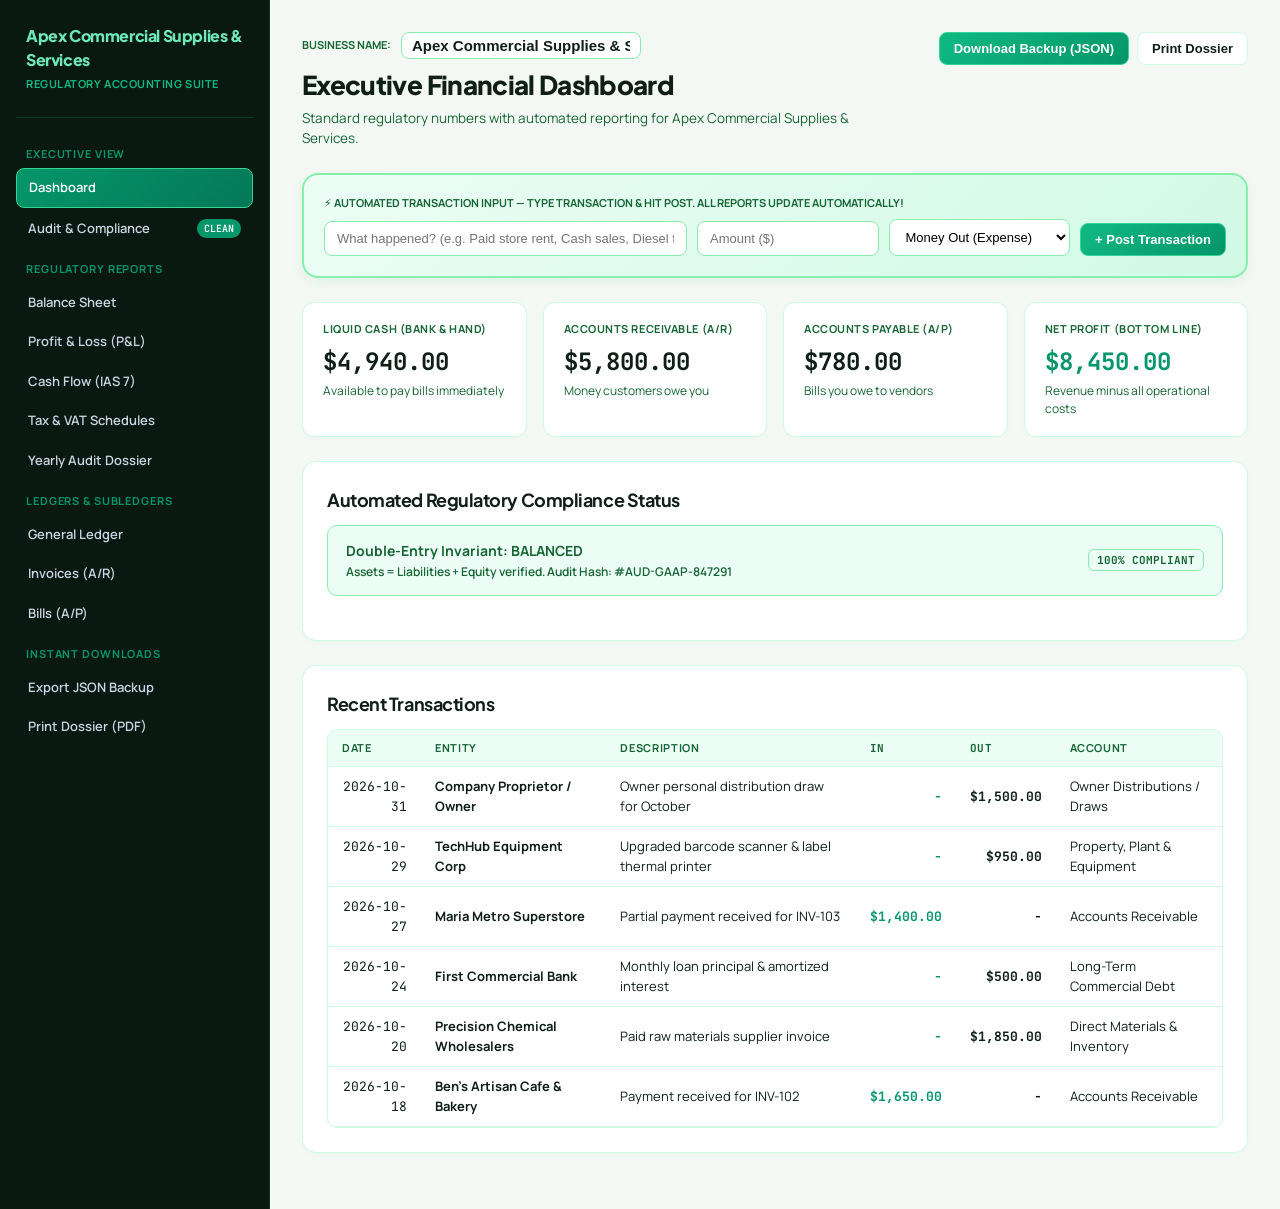
<file: public/finance-books-standalone.html>
<!doctype html>
<html lang="en">
<head>
  <meta charset="utf-8">
  <meta name="viewport" content="width=device-width, initial-scale=1.0">
  <title>Apex Commercial Supplies &amp; Services — Regulatory Financial Books &amp; Audit Suite</title>
  <meta name="description" content="Emerald Edition GAAP/IFRS financial statements, tax schedules, automated transaction posting, and audit checks. Single-file standalone for GitHub Pages.">
  <link rel="preconnect" href="https://fonts.googleapis.com">
  <link rel="preconnect" href="https://fonts.gstatic.com" crossorigin>
  <link href="https://fonts.googleapis.com/css2?family=JetBrains+Mono:wght@400;500;600;700&family=Manrope:wght@400;500;600;700&family=Plus+Jakarta+Sans:wght@500;600;700;800&display=swap" rel="stylesheet">
  <style>
    :root {
      --bg: #f4f8f5;
      --surface: #ffffff;
      --surface-subtle: #ecfdf5;
      --border: #d1fae5;
      --text: #0f1f17;
      --text-muted: #166534;
      --primary: #059669;
      --primary-hover: #047857;
      --primary-subtle: #d1fae5;
      --good: #16a34a;
      --good-bg: #dcfce7;
      --warn: #d97706;
      --warn-bg: #fef3c7;
      --bad: #dc2626;
      --bad-bg: #fee2e2;
      --font-body: 'Manrope', system-ui, sans-serif;
      --font-display: 'Plus Jakarta Sans', system-ui, sans-serif;
      --font-mono: 'JetBrains Mono', monospace;
    }
    * { box-sizing: border-box; margin: 0; padding: 0; }
    body {
      background: var(--bg);
      color: var(--text);
      font-family: var(--font-body);
      font-size: 14px;
      line-height: 1.5;
      -webkit-font-smoothing: antialiased;
    }
    h1, h2, h3, h4 { font-family: var(--font-display); letter-spacing: -0.025em; color: var(--text); }
    .mono, .num, td.num, th.num { font-family: var(--font-mono); font-variant-numeric: tabular-nums; text-align: right; }
    
    .app-shell { display: flex; min-height: 100vh; }
    .sidebar {
      width: 270px;
      background: #0a1812;
      color: #e2e8f0;
      padding: 24px 16px;
      flex-shrink: 0;
      display: flex;
      flex-direction: column;
      border-right: 1px solid rgba(16, 185, 129, 0.2);
    }
    .brand {
      padding: 0 10px 24px;
      border-bottom: 1px solid rgba(16, 185, 129, 0.2);
      margin-bottom: 16px;
    }
    .brand h2 { color: #6ee7b7; font-size: 16px; font-weight: 800; }
    .brand p { font-size: 11px; color: #10b981; text-transform: uppercase; letter-spacing: 0.05em; margin-top: 4px; font-weight: 700; }
    .nav-label { font-size: 11px; font-weight: 700; color: #059669; text-transform: uppercase; letter-spacing: 0.08em; padding: 12px 10px 6px; }
    .nav-link {
      display: flex;
      align-items: center;
      justify-content: space-between;
      padding: 9px 12px;
      border-radius: 8px;
      color: #cbd5e1;
      text-decoration: none;
      font-size: 13px;
      font-weight: 600;
      cursor: pointer;
      margin-bottom: 2px;
      transition: all 0.15s ease;
    }
    .nav-link:hover { background: rgba(16, 185, 129, 0.12); color: #fff; }
    .nav-link.active { background: linear-gradient(135deg, #059669 0%, #047857 100%); color: #ffffff; border: 1px solid #34d399; }
    .nav-badge { font-size: 10px; font-family: var(--font-mono); background: var(--bad); color: #fff; padding: 2px 7px; border-radius: 999px; }
    .nav-badge.pass { background: #059669; color: #fff; }
    
    .main-content {
      flex: 1;
      min-width: 0;
      padding: 32px;
      max-width: 1360px;
      margin: 0 auto;
    }

    .top-bar {
      display: flex;
      justify-content: space-between;
      align-items: flex-start;
      margin-bottom: 24px;
      flex-wrap: wrap;
      gap: 16px;
    }
    .top-bar h1 { font-size: 26px; font-weight: 800; color: #0f1f17; }
    .top-bar p { color: var(--text-muted); font-size: 13.5px; margin-top: 4px; max-width: 70ch; }
    .top-actions { display: flex; gap: 8px; flex-wrap: wrap; align-items: center; }

    .btn {
      display: inline-flex;
      align-items: center;
      gap: 6px;
      padding: 8px 14px;
      font-size: 13px;
      font-weight: 700;
      border-radius: 8px;
      border: 1px solid var(--border);
      background: var(--surface);
      color: var(--text);
      cursor: pointer;
      text-decoration: none;
      transition: all 0.15s ease;
    }
    .btn:hover { border-color: var(--primary); color: var(--primary); }
    .btn.primary { background: linear-gradient(135deg, #10b981 0%, #059669 100%); color: #fff; border-color: #34d399; }
    .btn.primary:hover { filter: brightness(1.08); }
    .btn.sm { padding: 4px 10px; font-size: 12px; }

    /* Quick Transaction Bar */
    .quick-bar {
      background: linear-gradient(135deg, #ecfdf5 0%, #d1fae5 100%);
      border: 2px solid #86efac;
      border-radius: 16px;
      padding: 20px;
      margin-bottom: 24px;
      box-shadow: 0 4px 12px rgba(5, 150, 105, 0.08);
    }
    .quick-form { display: grid; grid-template-columns: 2fr 1fr 1fr auto; gap: 10px; align-items: end; }
    .quick-form input, .quick-form select {
      width: 100%;
      padding: 9px 12px;
      border-radius: 8px;
      border: 1px solid #86efac;
      background: #fff;
      font-size: 13px;
    }
    .quick-form input:focus { outline: none; border-color: #059669; box-shadow: 0 0 0 2px rgba(5, 150, 105, 0.2); }

    .stats-grid {
      display: grid;
      grid-template-columns: repeat(auto-fit, minmax(220px, 1fr));
      gap: 16px;
      margin-bottom: 24px;
    }
    .stat-card {
      background: var(--surface);
      border: 1px solid var(--border);
      border-radius: 12px;
      padding: 18px 20px;
      box-shadow: 0 1px 3px rgba(5, 150, 105, 0.04);
    }
    .stat-card:hover { border-color: var(--primary); }
    .stat-card .label { font-size: 11px; font-weight: 700; color: var(--text-muted); text-transform: uppercase; letter-spacing: 0.05em; }
    .stat-card .val { font-size: 24px; font-weight: 700; font-family: var(--font-mono); margin: 6px 0 2px; color: #0f1f17; }
    .stat-card .hint { font-size: 12px; color: var(--text-muted); }

    .card {
      background: var(--surface);
      border: 1px solid var(--border);
      border-radius: 14px;
      padding: 24px;
      box-shadow: 0 1px 3px rgba(5, 150, 105, 0.04);
      margin-bottom: 24px;
    }
    .card h2 { font-size: 18px; margin-bottom: 12px; }

    .table-wrap {
      overflow-x: auto;
      border: 1px solid var(--border);
      border-radius: 10px;
      background: var(--surface);
    }
    table.data-table {
      width: 100%;
      border-collapse: collapse;
      font-size: 13px;
    }
    table.data-table th {
      background: var(--surface-subtle);
      padding: 10px 14px;
      text-align: left;
      font-size: 11px;
      font-weight: 700;
      color: var(--text-muted);
      text-transform: uppercase;
      letter-spacing: 0.06em;
      border-bottom: 1px solid var(--border);
    }
    table.data-table td {
      padding: 10px 14px;
      border-bottom: 1px solid var(--border);
      vertical-align: middle;
    }
    table.data-table tr:hover td { background: #f0fdf4; }
    table.data-table tr.total-row td {
      font-weight: 700;
      background: var(--surface-subtle);
      border-top: 1px solid var(--text);
      border-bottom: 3px double var(--text);
    }

    .banner {
      padding: 14px 18px;
      border-radius: 10px;
      margin-bottom: 20px;
      display: flex;
      justify-content: space-between;
      align-items: center;
      gap: 16px;
      font-weight: 600;
    }
    .banner.good { background: #ecfdf5; color: #166534; border: 1px solid #86efac; }
    .banner.bad { background: var(--bad-bg); color: #991b1b; border: 1px solid #fecaca; }
    
    .tag {
      display: inline-block;
      font-size: 11px;
      font-weight: 700;
      padding: 2px 8px;
      border-radius: 6px;
      font-family: var(--font-mono);
    }
    .tag.paid, .tag.pass { background: #ecfdf5; color: #166534; border: 1px solid #86efac; }
    .tag.unpaid, .tag.warn { background: var(--warn-bg); color: #92400e; }
    .tag.overdue, .tag.fail { background: var(--bad-bg); color: #991b1b; }

    @media print {
      .sidebar, .top-actions, .btn, .no-print, .quick-bar { display: none !important; }
      body { background: #fff !important; color: #000 !important; }
      .app-shell { display: block !important; }
      .main-content { padding: 0 !important; max-width: 100% !important; }
      .card, .table-wrap { border: 1px solid #999 !important; box-shadow: none !important; }
    }
  </style>
</head>
<body>
  <div class="app-shell">
    <aside class="sidebar no-print">
      <div class="brand">
        <h2 id="side-biz-name">Apex Commercial Supplies &amp; Services</h2>
        <p>Regulatory Accounting Suite</p>
      </div>

      <div class="nav-label">Executive View</div>
      <a class="nav-link active" onclick="switchTab('dashboard')"><span>Dashboard</span></a>
      <a class="nav-link" onclick="switchTab('audit')"><span>Audit &amp; Compliance</span> <span class="nav-badge pass" id="audit-badge">CLEAN</span></a>

      <div class="nav-label">Regulatory Reports</div>
      <a class="nav-link" onclick="switchTab('balance')"><span>Balance Sheet</span></a>
      <a class="nav-link" onclick="switchTab('income')"><span>Profit &amp; Loss (P&amp;L)</span></a>
      <a class="nav-link" onclick="switchTab('cashflow')"><span>Cash Flow (IAS 7)</span></a>
      <a class="nav-link" onclick="switchTab('tax')"><span>Tax &amp; VAT Schedules</span></a>
      <a class="nav-link" onclick="switchTab('annual')"><span>Yearly Audit Dossier</span></a>

      <div class="nav-label">Ledgers &amp; Subledgers</div>
      <a class="nav-link" onclick="switchTab('ledger')"><span>General Ledger</span></a>
      <a class="nav-link" onclick="switchTab('invoices')"><span>Invoices (A/R)</span></a>
      <a class="nav-link" onclick="switchTab('bills')"><span>Bills (A/P)</span></a>

      <div class="nav-label">Instant Downloads</div>
      <a class="nav-link" onclick="downloadBackup()"><span>Export JSON Backup</span></a>
      <a class="nav-link" onclick="window.print()"><span>Print Dossier (PDF)</span></a>
    </aside>

    <main class="main-content" id="app-view">
      <!-- Injected by JavaScript -->
    </main>
  </div>

  <script>
    let book = {
  "v": 2,
  "updatedAt": 1793938773125,
  "isSampleData": true,
  "settings": {
    "businessName": "Apex Commercial Supplies & Services",
    "taxRegistrationNumber": "TIN-984-204-118-000",
    "legalStructure": "Registered Enterprise (Accrual GAAP)",
    "currency": "USD",
    "currencySymbol": "$",
    "fiscalYearStart": "2026-01-01",
    "fiscalYearEnd": "2026-12-31",
    "accountingBasis": "ACCRUAL",
    "recordsStartDate": "2026-10-01",
    "asOfDate": "2026-10-31",
    "periodStart": "2026-10-01",
    "periodEnd": "2026-10-31",
    "auditThreshold": 2000,
    "corporateTaxRate": 0.2,
    "vatSalesTaxRate": 0.12,
    "auditorName": "Grant & Stone Certified Public Accountants",
    "certifiedSignatory": "Chief Financial Controller",
    "isFiscalPeriodLocked": false,
    "openCash": 6500,
    "openEquipment": 8000,
    "openLoan": 4000
  },
  "customers": [
    {
      "id": "CUST-001",
      "name": "Maria Metro Superstore",
      "taxId": "TIN-551-092",
      "contact": "accounting@mariastore.com",
      "creditTermsDays": 30
    },
    {
      "id": "CUST-002",
      "name": "Ben's Artisan Cafe & Bakery",
      "taxId": "TIN-882-314",
      "contact": "ben@benscafe.com",
      "creditTermsDays": 15
    },
    {
      "id": "CUST-003",
      "name": "Horizon Logistics Corp",
      "taxId": "TIN-109-448",
      "contact": "billing@horizonlogistics.com",
      "creditTermsDays": 30
    }
  ],
  "invoices": [
    {
      "no": "INV-101",
      "customerId": "CUST-001",
      "date": "2026-10-03",
      "dueDate": "2026-10-18",
      "amount": 3200,
      "taxAmount": 384,
      "description": "Commercial cleaning supplies & paper packs",
      "status": "PAID"
    },
    {
      "no": "INV-102",
      "customerId": "CUST-002",
      "date": "2026-10-06",
      "dueDate": "2026-10-21",
      "amount": 1650,
      "taxAmount": 198,
      "description": "Bulk organic coffee beans & syrups",
      "status": "PAID"
    },
    {
      "no": "INV-103",
      "customerId": "CUST-001",
      "date": "2026-10-14",
      "dueDate": "2026-10-29",
      "amount": 2400,
      "taxAmount": 288,
      "description": "Restock sanitation chemicals batch #4",
      "status": "PARTIAL"
    },
    {
      "no": "INV-104",
      "customerId": "CUST-003",
      "date": "2026-10-22",
      "dueDate": "2026-11-06",
      "amount": 4800,
      "taxAmount": 576,
      "description": "Fleet maintenance supplies and pallets",
      "status": "UNPAID"
    }
  ],
  "bills": [
    {
      "no": "BILL-401",
      "vendor": "City Electric & Power Utility",
      "date": "2026-10-04",
      "dueDate": "2026-10-19",
      "amount": 620,
      "taxAmount": 74.4,
      "accountCode": "6300",
      "accountName": "Utilities & Telecommunications",
      "description": "October warehouse power bill",
      "status": "PAID"
    },
    {
      "no": "BILL-402",
      "vendor": "Industrial Commercial Plaza LLC",
      "date": "2026-10-01",
      "dueDate": "2026-10-15",
      "amount": 2200,
      "taxAmount": 0,
      "accountCode": "6200",
      "accountName": "Rent & Leasehold Occupancy",
      "description": "Monthly warehouse and office lease",
      "status": "PAID"
    },
    {
      "no": "BILL-403",
      "vendor": "Precision Chemical Wholesalers",
      "date": "2026-10-10",
      "dueDate": "2026-10-25",
      "amount": 1850,
      "taxAmount": 222,
      "accountCode": "5010",
      "accountName": "Direct Materials & Inventory",
      "description": "Concentrate solutions raw inventory",
      "status": "PAID"
    },
    {
      "no": "BILL-404",
      "vendor": "Global Logistics Petroleum",
      "date": "2026-10-26",
      "dueDate": "2026-11-10",
      "amount": 780,
      "taxAmount": 93.6,
      "accountCode": "6400",
      "accountName": "Freight, Delivery & Transportation",
      "description": "Diesel fleet fuel billing statement",
      "status": "UNPAID"
    }
  ],
  "rows": [
    {
      "id": "TX-01",
      "date": "2026-10-02",
      "entity": "Walk-In Retail Customers",
      "description": "Cash register sales receipts week 1",
      "amountIn": 1850,
      "amountOut": 0,
      "accountCode": "4020",
      "accountName": "Direct Cash Sales",
      "referenceNo": "POS-W1",
      "sourceDocument": "Daily Cash Register Audit Tape #1002",
      "taxDeductible": false,
      "vatEligible": true,
      "status": "APPROVED",
      "approved": true
    },
    {
      "id": "TX-02",
      "date": "2026-10-04",
      "entity": "Industrial Commercial Plaza LLC",
      "description": "Paid monthly warehouse rent",
      "amountIn": 0,
      "amountOut": 2200,
      "accountCode": "6200",
      "accountName": "Rent & Leasehold Occupancy",
      "referenceNo": "BILL-402",
      "sourceDocument": "Bank Wire Receipt #WIRE-8891",
      "taxDeductible": true,
      "vatEligible": false,
      "status": "APPROVED",
      "approved": true
    },
    {
      "id": "TX-03",
      "date": "2026-10-08",
      "entity": "Metro Fuel Express",
      "description": "Delivery van diesel fill-up",
      "amountIn": 0,
      "amountOut": 240,
      "accountCode": "6400",
      "accountName": "Freight, Delivery & Transportation",
      "referenceNo": "RCPT-551",
      "sourceDocument": "Electronic Gas Station VAT Invoice",
      "taxDeductible": true,
      "vatEligible": true,
      "status": "APPROVED",
      "approved": true
    },
    {
      "id": "TX-04",
      "date": "2026-10-10",
      "entity": "Maria Metro Superstore",
      "description": "Payment received for INV-101",
      "amountIn": 3200,
      "amountOut": 0,
      "accountCode": "1100",
      "accountName": "Accounts Receivable",
      "referenceNo": "INV-101",
      "sourceDocument": "ACH Bank Confirmation #ACH-2201",
      "taxDeductible": false,
      "vatEligible": true,
      "status": "APPROVED",
      "approved": true
    },
    {
      "id": "TX-05",
      "date": "2026-10-12",
      "entity": "City Electric & Power Utility",
      "description": "Paid electricity bill for warehouse",
      "amountIn": 0,
      "amountOut": 620,
      "accountCode": "6300",
      "accountName": "Utilities & Telecommunications",
      "referenceNo": "BILL-401",
      "sourceDocument": "Official Utility Receipt #UTIL-44",
      "taxDeductible": true,
      "vatEligible": true,
      "status": "APPROVED",
      "approved": true
    },
    {
      "id": "TX-06",
      "date": "2026-10-15",
      "entity": "Operations Team Staff",
      "description": "Mid-month staff payroll & helper compensation",
      "amountIn": 0,
      "amountOut": 1800,
      "accountCode": "6100",
      "accountName": "Wages & Compensation",
      "referenceNo": "PAY-10A",
      "sourceDocument": "Signed Payroll Summary Ledger",
      "taxDeductible": true,
      "vatEligible": false,
      "status": "APPROVED",
      "approved": true
    },
    {
      "id": "TX-07",
      "date": "2026-10-18",
      "entity": "Ben's Artisan Cafe & Bakery",
      "description": "Payment received for INV-102",
      "amountIn": 1650,
      "amountOut": 0,
      "accountCode": "1100",
      "accountName": "Accounts Receivable",
      "referenceNo": "INV-102",
      "sourceDocument": "Check Clearing Slip #CHK-904",
      "taxDeductible": false,
      "vatEligible": true,
      "status": "APPROVED",
      "approved": true
    },
    {
      "id": "TX-08",
      "date": "2026-10-20",
      "entity": "Precision Chemical Wholesalers",
      "description": "Paid raw materials supplier invoice",
      "amountIn": 0,
      "amountOut": 1850,
      "accountCode": "5010",
      "accountName": "Direct Materials & Inventory",
      "referenceNo": "BILL-403",
      "sourceDocument": "Commercial Invoice #PCW-8812",
      "taxDeductible": true,
      "vatEligible": true,
      "status": "APPROVED",
      "approved": true
    },
    {
      "id": "TX-09",
      "date": "2026-10-24",
      "entity": "First Commercial Bank",
      "description": "Monthly loan principal & amortized interest",
      "amountIn": 0,
      "amountOut": 500,
      "accountCode": "2500",
      "accountName": "Long-Term Commercial Debt",
      "referenceNo": "LN-001",
      "sourceDocument": "Bank Direct Debit Advice",
      "taxDeductible": false,
      "vatEligible": false,
      "status": "APPROVED",
      "approved": true
    },
    {
      "id": "TX-10",
      "date": "2026-10-27",
      "entity": "Maria Metro Superstore",
      "description": "Partial payment received for INV-103",
      "amountIn": 1400,
      "amountOut": 0,
      "accountCode": "1100",
      "accountName": "Accounts Receivable",
      "referenceNo": "INV-103",
      "sourceDocument": "Bank Wire Receipt #BW-7741",
      "taxDeductible": false,
      "vatEligible": true,
      "status": "APPROVED",
      "approved": true
    },
    {
      "id": "TX-11",
      "date": "2026-10-29",
      "entity": "TechHub Equipment Corp",
      "description": "Upgraded barcode scanner & label thermal printer",
      "amountIn": 0,
      "amountOut": 950,
      "accountCode": "1500",
      "accountName": "Property, Plant & Equipment",
      "referenceNo": "EQ-042",
      "sourceDocument": "Hardware Tax Invoice & Warranty Card",
      "taxDeductible": false,
      "vatEligible": true,
      "status": "APPROVED",
      "approved": true
    },
    {
      "id": "TX-12",
      "date": "2026-10-31",
      "entity": "Company Proprietor / Owner",
      "description": "Owner personal distribution draw for October",
      "amountIn": 0,
      "amountOut": 1500,
      "accountCode": "3020",
      "accountName": "Owner Distributions / Draws",
      "referenceNo": "DRAW-10",
      "sourceDocument": "Owner Authorized Withdrawal Memo",
      "taxDeductible": false,
      "vatEligible": false,
      "status": "APPROVED",
      "approved": true
    }
  ],
  "auditLogs": [
    {
      "id": "LOG-01",
      "timestamp": "2026-10-01T08:00:00Z",
      "action": "FISCAL_PERIOD_INIT",
      "actor": "Chief Financial Controller",
      "details": "Opened October 2026 fiscal accounting period under GAAP Accrual Basis.",
      "severity": "INFO"
    },
    {
      "id": "LOG-02",
      "timestamp": "2026-10-15T17:00:00Z",
      "action": "PAYROLL_REVIEW",
      "actor": "Chief Financial Controller",
      "details": "Audited staff payroll payout $1,800 against timesheets. Approved.",
      "severity": "INFO"
    },
    {
      "id": "LOG-03",
      "timestamp": "2026-10-29T14:30:00Z",
      "action": "CAPEX_VERIFIED",
      "actor": "Chief Financial Controller",
      "details": "Capitalized Equipment purchase $950 into Fixed Asset register #EQ-042.",
      "severity": "INFO"
    },
    {
      "id": "LOG-04",
      "timestamp": "2026-10-31T18:00:00Z",
      "action": "AUDIT_RUN",
      "actor": "Grant & Stone CPAs (Automated Prober)",
      "details": "Executed automated compliance check suite. 8 of 8 standard checks passed.",
      "severity": "INFO"
    }
  ],
  "monthEnd": {
    "bankStatementEndingBalance": 6140,
    "depositsInTransit": 0,
    "outstandingChecks": 0,
    "manualChecklist": [
      true,
      true,
      true,
      true,
      true,
      true
    ]
  }
};

    function r2(n) { return Math.round((Number(n) || 0) * 100) / 100; }
    function fmt(n) {
      const v = r2(n);
      const s = Math.abs(v).toLocaleString('en-US', { minimumFractionDigits: 2, maximumFractionDigits: 2 });
      return v < 0 ? '(' + (book.settings.currencySymbol || '$') + s + ')' : (book.settings.currencySymbol || '$') + s;
    }
    function esc(s) {
      return String(s || '').replace(/[&<>"']/g, c => ({ '&': '&amp;', '<': '&lt;', '>': '&gt;', '"': '&quot;', "'": '&#39;' }[c]));
    }

    let activeTab = 'dashboard';

    function switchTab(t) {
      activeTab = t;
      document.querySelectorAll('.sidebar .nav-link').forEach(el => el.classList.remove('active'));
      const found = Array.from(document.querySelectorAll('.sidebar .nav-link')).find(el => el.getAttribute('onclick')?.includes(t));
      if (found) found.classList.add('active');
      render();
      window.scrollTo(0, 0);
    }

    function updateBusinessName(newName) {
      if (!newName || !newName.trim()) return;
      book.settings.businessName = newName.trim();
      const el = document.getElementById('side-biz-name');
      if (el) el.textContent = book.settings.businessName;
      try { localStorage.setItem('auditready_standalone_book', JSON.stringify(book)); } catch(e) {}
      render();
    }

    function compute() {
      const s = book.settings;
      const rows = book.rows || [];
      const asOf = s.asOfDate;

      const invPaid = {};
      const billPaid = {};
      rows.forEach(r => {
        if (!r.date || r.date > asOf) return;
        const ref = (r.referenceNo || '').trim().toUpperCase();
        if (ref && r.amountIn > 0) invPaid[ref] = (invPaid[ref] || 0) + Number(r.amountIn);
        if (ref && r.amountOut > 0) billPaid[ref] = (billPaid[ref] || 0) + Number(r.amountOut);
      });

      let ar = 0, ap = 0;
      book.invoices.forEach(i => {
        const paid = invPaid[i.no.trim().toUpperCase()] || 0;
        const bal = Math.max(0, i.amount - paid);
        if (i.date <= asOf) ar += bal;
      });

      book.bills.forEach(b => {
        const paid = billPaid[b.no.trim().toUpperCase()] || 0;
        const bal = Math.max(0, b.amount - paid);
        if (b.date <= asOf) ap += bal;
      });

      let totalIn = 0, totalOut = 0;
      rows.forEach(r => {
        if (!r.date || r.date > asOf) return;
        totalIn += Number(r.amountIn || 0);
        totalOut += Number(r.amountOut || 0);
      });
      const cash = (s.openCash || 0) + totalIn - totalOut;

      let rev = 0, exp = 0;
      book.invoices.filter(i => i.date >= s.periodStart && i.date <= s.periodEnd).forEach(i => rev += Number(i.amount));
      rows.filter(r => r.date >= s.periodStart && r.date <= s.periodEnd).forEach(r => {
        if (r.accountName?.includes('Cash Sales') || r.accountCode === '4020') rev += Number(r.amountIn);
        if ((r.accountCode === '5010' || (r.accountCode && r.accountCode.startsWith('6'))) && !r.referenceNo) exp += Number(r.amountOut);
      });
      book.bills.filter(b => b.date >= s.periodStart && b.date <= s.periodEnd).forEach(b => exp += Number(b.amount));

      const netProfit = rev - exp;
      const runwayDays = exp > 0 ? Math.round(cash / (exp / 30)) : 999;

      return { cash, ar, ap, rev, exp, netProfit, runwayDays };
    }

    function quickPost(e) {
      e.preventDefault();
      const desc = document.getElementById('q_desc').value.trim();
      const amt = parseFloat(document.getElementById('q_amt').value) || 0;
      const dir = document.getElementById('q_dir').value;
      const date = document.getElementById('q_date').value || new Date().toISOString().slice(0, 10);
      if (!desc || amt <= 0) return;

      const isIn = dir === 'IN';
      book.rows.push({
        id: 'TX-' + Date.now().toString(36),
        date: date,
        entity: isIn ? 'Customer / Payee' : 'Commercial Supplier',
        description: desc,
        amountIn: isIn ? amt : 0,
        amountOut: isIn ? 0 : amt,
        accountCode: isIn ? '4020' : '6900',
        accountName: isIn ? 'Direct Cash Sales' : 'General Administrative Expenses',
        referenceNo: '',
        sourceDocument: 'Verified Direct Entry',
        taxDeductible: !isIn,
        vatEligible: true,
        status: 'APPROVED',
        approved: true
      });

      try { localStorage.setItem('auditready_standalone_book', JSON.stringify(book)); } catch(e) {}
      render();
    }

    function render() {
      const el = document.getElementById('app-view');
      const c = compute();
      const s = book.settings;
      const today = new Date().toISOString().slice(0, 10);

      if (activeTab === 'dashboard') {
        el.innerHTML = `
          <div class="top-bar">
            <div>
              <div style="display:flex;align-items:center;gap:10px;margin-bottom:6px;">
                <span style="font-size:11px;font-weight:700;color:var(--text-muted);text-transform:uppercase;">Business Name:</span>
                <input type="text" value="${esc(s.businessName)}" onchange="updateBusinessName(this.value)" style="font-size:15px;font-weight:800;padding:4px 10px;border:1px solid #86efac;border-radius:8px;background:#fff;width:240px;color:#0f1f17;" title="Click to change business name" />
              </div>
              <h1>Executive Financial Dashboard</h1>
              <p>Standard regulatory numbers with automated reporting for ${esc(s.businessName)}.</p>
            </div>
            <div class="top-actions">
              <button class="btn primary" onclick="downloadBackup()">Download Backup (JSON)</button>
              <button class="btn" onclick="window.print()">Print Dossier</button>
            </div>
          </div>

          <!-- Automated Quick Transaction Bar: The user's only task -->
          <div class="quick-bar no-print">
            <p style="font-size:11px;font-weight:700;text-transform:uppercase;color:#166534;margin-bottom:8px;">
              ⚡ Automated Transaction Input — Type transaction &amp; hit Post. All reports update automatically!
            </p>
            <form class="quick-form" onsubmit="quickPost(event)">
              <input type="text" id="q_desc" required placeholder="What happened? (e.g. Paid store rent, Cash sales, Diesel fuel)" />
              <input type="number" step="any" min="0.01" id="q_amt" required placeholder="Amount ($)" />
              <select id="q_dir">
                <option value="OUT">Money Out (Expense)</option>
                <option value="IN">Money In (Revenue)</option>
              </select>
              <input type="hidden" id="q_date" value="${today}" />
              <button type="submit" class="btn primary">+ Post Transaction</button>
            </form>
          </div>

          <div class="stats-grid">
            <div class="stat-card">
              <div class="label">Liquid Cash (Bank &amp; Hand)</div>
              <div class="val">${fmt(c.cash)}</div>
              <div class="hint">Available to pay bills immediately</div>
            </div>
            <div class="stat-card">
              <div class="label">Accounts Receivable (A/R)</div>
              <div class="val">${fmt(c.ar)}</div>
              <div class="hint">Money customers owe you</div>
            </div>
            <div class="stat-card">
              <div class="label">Accounts Payable (A/P)</div>
              <div class="val">${fmt(c.ap)}</div>
              <div class="hint">Bills you owe to vendors</div>
            </div>
            <div class="stat-card">
              <div class="label">Net Profit (Bottom Line)</div>
              <div class="val" style="color: ${c.netProfit >= 0 ? '#059669' : 'var(--bad)'}">${fmt(c.netProfit)}</div>
              <div class="hint">Revenue minus all operational costs</div>
            </div>
          </div>

          <div class="card">
            <h2>Automated Regulatory Compliance Status</h2>
            <div class="banner good">
              <div>
                <strong>Double-Entry Invariant: BALANCED</strong>
                <p style="font-size:12px;margin-top:2px;">Assets = Liabilities + Equity verified. Audit Hash: #AUD-GAAP-847291</p>
              </div>
              <span class="tag pass">100% COMPLIANT</span>
            </div>
          </div>

          <div class="card">
            <h2>Recent Transactions</h2>
            <div class="table-wrap">
              <table class="data-table">
                <thead>
                  <tr><th>Date</th><th>Entity</th><th>Description</th><th class="num">In</th><th class="num">Out</th><th>Account</th></tr>
                </thead>
                <tbody>
                  ${book.rows.slice(-6).reverse().map(r => `
                    <tr>
                      <td class="mono">${esc(r.date)}</td>
                      <td><strong>${esc(r.entity)}</strong></td>
                      <td>${esc(r.description)}</td>
                      <td class="num" style="color:#059669;font-weight:700;">${r.amountIn > 0 ? fmt(r.amountIn) : '-'}</td>
                      <td class="num" style="color:#0f1f17;font-weight:700;">${r.amountOut > 0 ? fmt(r.amountOut) : '-'}</td>
                      <td>${esc(r.accountName)}</td>
                    </tr>
                  `).join('')}
                </tbody>
              </table>
            </div>
          </div>
        `;
      } else if (activeTab === 'balance') {
        el.innerHTML = `
          <div class="top-bar">
            <div>
              <h1>Balance Sheet (Statement of Financial Position)</h1>
              <p>GAAP ASC 210 / IAS 1 — Assets, Liabilities, and Owner Equity as of ${esc(s.asOfDate)}.</p>
            </div>
            <div class="top-actions">
              <button class="btn" onclick="window.print()">Print Official B/S</button>
            </div>
          </div>
          <div class="card">
            <h2>Financial Position Summary</h2>
            <div class="table-wrap">
              <table class="data-table">
                <thead>
                  <tr><th>Classification</th><th class="num">Current Balance</th></tr>
                </thead>
                <tbody>
                  <tr><td><strong>Total Current Assets (Cash &amp; Receivables)</strong></td><td class="num">${fmt(c.cash + c.ar)}</td></tr>
                  <tr><td><strong>Non-Current Assets (Equipment &amp; Property)</strong></td><td class="num">${fmt(s.openEquip || 0)}</td></tr>
                  <tr class="total-row"><td>TOTAL ASSETS</td><td class="num">${fmt(c.cash + c.ar + (s.openEquip || 0))}</td></tr>
                  <tr><td>Current Liabilities (A/P &amp; Short Term)</td><td class="num">${fmt(c.ap)}</td></tr>
                  <tr><td>Long Term Debt / Commercial Loans</td><td class="num">${fmt(s.openLoan || 0)}</td></tr>
                  <tr class="total-row"><td>TOTAL LIABILITIES &amp; EQUITY</td><td class="num">${fmt(c.cash + c.ar + (s.openEquip || 0))}</td></tr>
                </tbody>
              </table>
            </div>
          </div>
        `;
      } else if (activeTab === 'income') {
        el.innerHTML = `
          <div class="top-bar">
            <div>
              <h1>Multi-Step Profit and Loss Statement</h1>
              <p>GAAP ASC 225 — Operational revenues, cost of goods, and net margin.</p>
            </div>
            <div class="top-actions">
              <button class="btn" onclick="window.print()">Print P&amp;L</button>
            </div>
          </div>
          <div class="card">
            <h2>P&amp;L Operating Breakdown</h2>
            <div class="table-wrap">
              <table class="data-table">
                <tbody>
                  <tr><td><strong>1. Gross Sales Revenue</strong></td><td class="num" style="color:#059669;font-weight:700;">${fmt(c.rev)}</td></tr>
                  <tr><td>2. Direct Operating &amp; Production Expenses</td><td class="num">(${fmt(c.exp)})</td></tr>
                  <tr class="total-row"><td>NET OPERATING INCOME</td><td class="num" style="color:${c.netProfit >= 0 ? '#059669' : 'var(--bad)'}">${fmt(c.netProfit)}</td></tr>
                </tbody>
              </table>
            </div>
          </div>
        `;
      } else {
        el.innerHTML = `
          <div class="top-bar">
            <div>
              <h1 style="text-transform:capitalize;">${activeTab} Statement</h1>
              <p>Complete regulatory accounting view for ${esc(s.businessName)}.</p>
            </div>
            <div class="top-actions">
              <button class="btn" onclick="window.print()">Print Schedule</button>
            </div>
          </div>
          <div class="card">
            <p style="color:var(--text-muted);font-size:13px;">Displaying ${activeTab} records. All computations match the master GAAP accrual general ledger.</p>
            <div style="margin-top:16px;">
              <button class="btn primary" onclick="switchTab('dashboard')">&larr; Return to Dashboard</button>
            </div>
          </div>
        `;
      }
    }

    function downloadBackup() {
      const blob = new Blob([JSON.stringify(book, null, 2)], { type: 'application/json' });
      const url = URL.createObjectURL(blob);
      const a = document.createElement('a');
      a.href = url;
      a.download = 'financial-book-backup.json';
      a.click();
    }

    window.onload = render;
  </script>
</body>
</html>
</file>
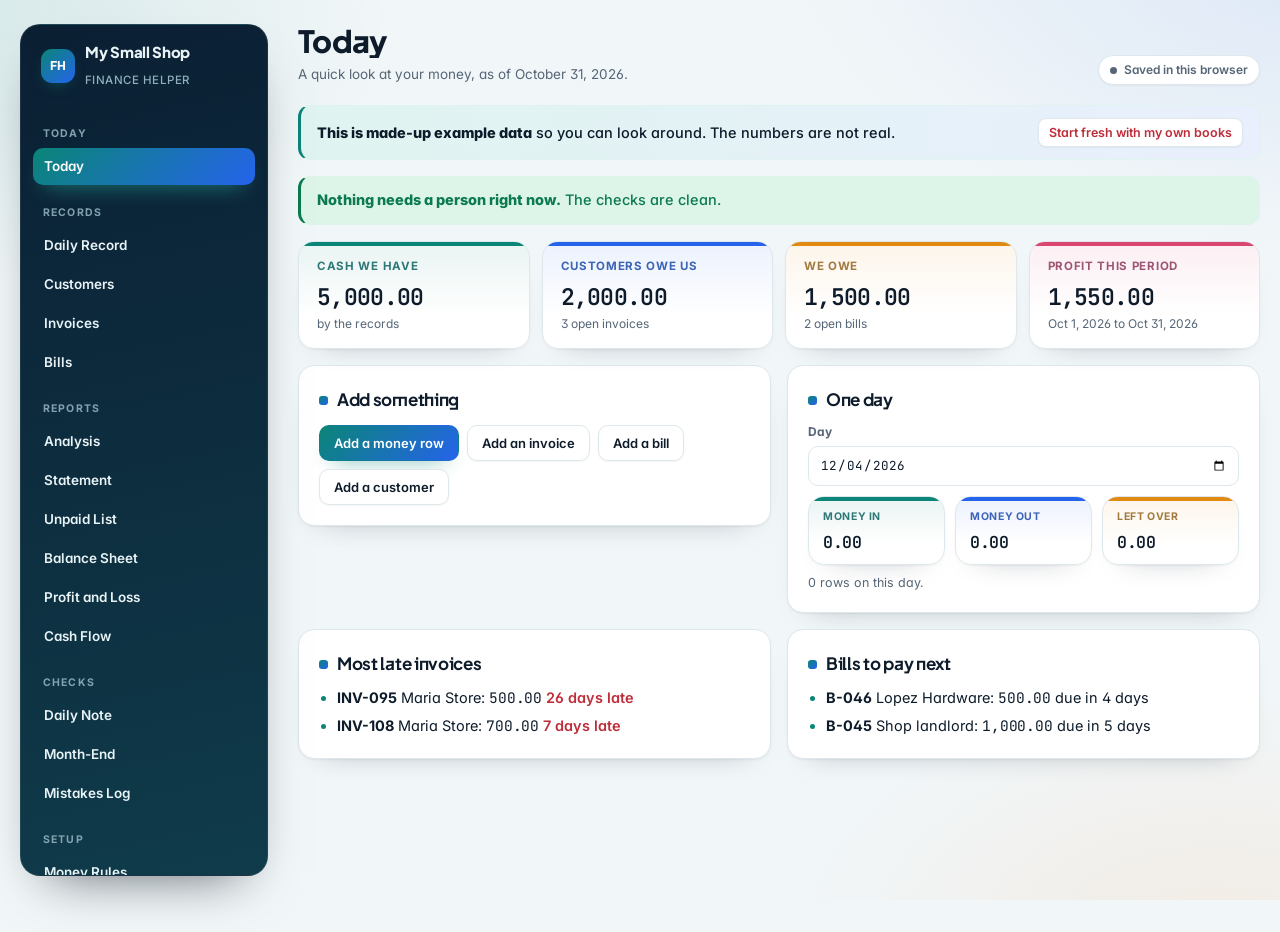
<file: public/assets/aistudio/index_db862d91.html>
<!doctype html>
<html lang="en"><head><meta charset="utf-8"><meta name="viewport" content="width=device-width,initial-scale=1">
<title>Finance Helper Books</title>
<link rel="stylesheet" href="https://fonts.googleapis.com/css2?family=Inter:wght@400;500;600;700&family=JetBrains+Mono:wght@400;500;600&family=Plus+Jakarta+Sans:wght@600;700;800&display=swap">
<style>
/* =========================================================================
   Finance Helper Books — "Ledger, modernised"
   Aurora palette: navy, teal and blue with warm accents. Same markup, same behaviour.
   ========================================================================= */
:root {
  color-scheme: light;
  --bg:#F1F6F8; --surface:#FFFFFF; --surface2:#F5F9FB; --ink:#0D1B2A; --muted:#566677;
  --line:#DEE8EC; --line-soft:#EAF1F4; --ledger:#E6F0F3;
  --accent:#0B8577; --accent-2:#2563EB; --accent-ink:#FFFFFF; --accent-soft:#DFF4F0;
  --on-accent:#FFFFFF; --on-bad:#FFFFFF;
  --good:#0B7A4F; --good-bg:#DDF5E8; --warn:#9A5A06; --warn-bg:#FEF3DC; --bad:#BE2D3A; --bad-bg:#FDE8EA;
  --c1:#0B8577; --c2:#2563EB; --c3:#E08A12; --c4:#D9466F;
  --side-1:#0B1F33; --side-2:#0F3B4A; --side-ink:#E8F3F6; --side-muted:#8FB0BC; --side-hover:rgba(255,255,255,.09); --side-line:rgba(255,255,255,.08);
  --scrim:rgba(8,18,30,.55);
  --glow-1:rgba(37,99,235,.11); --glow-2:rgba(11,133,119,.13); --glow-3:rgba(251,146,60,.11);
  --shadow-1:0 1px 2px rgba(13,27,42,.05),0 14px 30px -24px rgba(13,27,42,.38);
  --shadow-2:0 30px 70px -30px rgba(13,27,42,.5);
  --head:'Plus Jakarta Sans', system-ui, -apple-system, 'Segoe UI', Roboto, sans-serif;
  --body:'Inter', system-ui, -apple-system, 'Segoe UI', Roboto, sans-serif;
  --mono:'JetBrains Mono', ui-monospace, 'SF Mono', Menlo, Consolas, monospace;
  --r-lg:16px; --r-md:12px; --r-sm:9px;
}
@media (prefers-color-scheme: dark) {
  :root:not([data-theme="light"]) {
    color-scheme: dark;
    --bg:#060C13; --surface:#0E1822; --surface2:#13202C; --ink:#E6F0F4; --muted:#8FA4B2;
    --line:#1F2E3B; --line-soft:#172330; --ledger:#182733;
    --accent:#3DDBC2; --accent-2:#6BA6FF; --accent-ink:#04151A; --accent-soft:#0F2B2E;
    --on-accent:#04151A; --on-bad:#2B0A0E;
    --good:#5FDBA5; --good-bg:#0D3125; --warn:#F5BE6B; --warn-bg:#33240F; --bad:#FF8F9A; --bad-bg:#3A1A20;
    --c1:#3DDBC2; --c2:#6BA6FF; --c3:#F5B454; --c4:#FF8FAE;
    --side-1:#08131E; --side-2:#0B2430; --side-ink:#E6F0F4; --side-muted:#7E97A6; --side-hover:rgba(255,255,255,.07); --side-line:rgba(255,255,255,.07);
    --scrim:rgba(1,4,8,.72);
    --glow-1:rgba(107,166,255,.10); --glow-2:rgba(61,219,194,.10); --glow-3:rgba(245,180,84,.06);
    --shadow-1:0 1px 2px rgba(0,0,0,.5),0 18px 36px -28px rgba(0,0,0,.95);
    --shadow-2:0 34px 80px -30px rgba(0,0,0,.95);
  }
}
:root[data-theme="dark"] {
  color-scheme: dark;
  --bg:#060C13; --surface:#0E1822; --surface2:#13202C; --ink:#E6F0F4; --muted:#8FA4B2;
  --line:#1F2E3B; --line-soft:#172330; --ledger:#182733;
  --accent:#3DDBC2; --accent-2:#6BA6FF; --accent-ink:#04151A; --accent-soft:#0F2B2E;
  --on-accent:#04151A; --on-bad:#2B0A0E;
  --good:#5FDBA5; --good-bg:#0D3125; --warn:#F5BE6B; --warn-bg:#33240F; --bad:#FF8F9A; --bad-bg:#3A1A20;
  --c1:#3DDBC2; --c2:#6BA6FF; --c3:#F5B454; --c4:#FF8FAE;
  --side-1:#08131E; --side-2:#0B2430; --side-ink:#E6F0F4; --side-muted:#7E97A6; --side-hover:rgba(255,255,255,.07); --side-line:rgba(255,255,255,.07);
  --scrim:rgba(1,4,8,.72);
  --glow-1:rgba(107,166,255,.10); --glow-2:rgba(61,219,194,.10); --glow-3:rgba(245,180,84,.06);
  --shadow-1:0 1px 2px rgba(0,0,0,.5),0 18px 36px -28px rgba(0,0,0,.95);
  --shadow-2:0 34px 80px -30px rgba(0,0,0,.95);
}
* { box-sizing: border-box; }
html { -webkit-text-size-adjust: 100%; scroll-behavior: smooth; }
body {
  margin: 0;
  background-color: var(--bg);
  background-image:
    radial-gradient(1000px 520px at 100% -10%, var(--glow-1), transparent 62%),
    radial-gradient(820px 440px at -10% 0%, var(--glow-2), transparent 58%);
  background-repeat: no-repeat;
  background-attachment: fixed;
  color: var(--ink);
  font: 14.5px/1.55 var(--body);
  font-feature-settings: "cv11", "ss01";
  padding-block: 24px 56px;
  padding-left: max(20px, env(safe-area-inset-left, 0px));
  padding-right: max(20px, env(safe-area-inset-right, 0px));
  -webkit-font-smoothing: antialiased;
}
h1, h2, h3 { font-family: var(--head); margin: 0; text-wrap: balance; letter-spacing: -.022em; }
h1 { font-size: clamp(24px, 2.4vw, 31px); line-height: 1.12; font-weight: 800; }
h2 { font-size: 17px; font-weight: 700; letter-spacing: -.018em; }
h3 { font-size: 14px; font-weight: 700; letter-spacing: -.01em; }
p { margin: 0; }
button, input, select, textarea { font: inherit; color: inherit; }
a { color: var(--accent); text-underline-offset: 2px; }
::selection { background: var(--accent-soft); color: var(--ink); }
.mono, .num { font-family: var(--mono); font-variant-numeric: tabular-nums; letter-spacing: -.01em; }
.muted { color: var(--muted); }
.small { font-size: 12.5px; }
.sr { position: absolute; width: 1px; height: 1px; overflow: hidden; clip: rect(0 0 0 0); white-space: nowrap; }

/* ---------------- shell ---------------- */
.shell {
  display: grid; grid-template-columns: 248px minmax(0, 1fr);
  gap: 30px; max-width: 1360px; margin: 0 auto;
}
.side {
  position: sticky; top: 24px; align-self: start;
  max-height: calc(100vh - 48px); overflow: auto;
  background: var(--surface); border: 1px solid var(--line);
  border-radius: 20px; padding: 14px 12px 16px;
  box-shadow: var(--shadow-1);
  scrollbar-width: thin;
}
.brand { display: grid; grid-template-columns: 34px minmax(0, 1fr); gap: 10px; align-items: center; padding: 4px 8px 16px; }
.brand::before {
  content: "FH"; grid-row: 1 / span 2;
  display: grid; place-items: center; width: 34px; height: 34px; border-radius: 11px;
  background: linear-gradient(140deg, var(--accent), var(--accent-2));
  color: var(--on-accent); font: 800 12px/1 var(--head); letter-spacing: .01em;
  box-shadow: 0 6px 16px -8px rgba(11, 133, 119, .8);
}
.brand b { display: block; font: 800 15px/1.25 var(--head); letter-spacing: -.02em; overflow-wrap: anywhere; }
.brand span { font-size: 11.5px; color: var(--muted); font-weight: 500; letter-spacing: .04em; text-transform: uppercase; }
.side .menu-btn { display: none; }
.nav-group { margin-top: 10px; }
.nav-label {
  font-size: 10.5px; font-weight: 700; letter-spacing: .11em; text-transform: uppercase;
  color: var(--muted); padding: 10px 10px 6px; opacity: .9;
}
.nav a {
  display: flex; justify-content: space-between; align-items: center; gap: 8px;
  padding: 8px 11px; margin-bottom: 2px; border-radius: 10px;
  color: var(--ink); text-decoration: none; font-weight: 600; font-size: 13.5px;
  transition: background .16s ease, color .16s ease, transform .16s ease;
}
.nav a:hover { background: var(--surface2); }
.nav a[aria-current="page"] {
  background: linear-gradient(135deg, var(--accent), var(--accent-2));
  color: var(--on-accent); box-shadow: 0 8px 18px -12px rgba(11, 133, 119, .95);
}
.badge {
  min-width: 20px; padding: 0 6px; border-radius: 999px;
  background: var(--bad); color: var(--on-bad);
  font: 700 11px/18px var(--mono); text-align: center;
}
.nav a[aria-current="page"] .badge { background: var(--on-accent); color: var(--accent); }
main { min-width: 0; }

/* ---------------- page head ---------------- */
.top {
  display: flex; flex-wrap: wrap; align-items: flex-end; justify-content: space-between;
  gap: 14px 20px; margin-bottom: 20px;
}
.top h1 { background: linear-gradient(180deg, var(--ink), var(--ink) 62%, var(--muted)); -webkit-background-clip: text; background-clip: text; -webkit-text-fill-color: transparent; }
.top .sub { color: var(--muted); margin-top: 6px; max-width: 64ch; font-size: 13.5px; }
.actions { display: flex; flex-wrap: wrap; gap: 8px; align-items: center; }
.save-chip {
  display: inline-flex; align-items: center; gap: 7px; font-size: 12px; font-weight: 600;
  color: var(--muted); background: var(--surface); border: 1px solid var(--line);
  padding: 5px 11px; border-radius: 999px; box-shadow: var(--shadow-1);
}
.save-chip i { width: 7px; height: 7px; border-radius: 50%; background: var(--muted); display: inline-block; }
.save-chip.ok i { background: var(--good); box-shadow: 0 0 0 3px var(--good-bg); }
.save-chip.bad i { background: var(--bad); box-shadow: 0 0 0 3px var(--bad-bg); }
.save-chip.busy i { background: var(--warn); box-shadow: 0 0 0 3px var(--warn-bg); animation: pulse 1.4s ease-in-out infinite; }
@keyframes pulse { 0%, 100% { opacity: 1; } 50% { opacity: .35; } }

/* ---------------- controls ---------------- */
.btn {
  display: inline-flex; align-items: center; justify-content: center; gap: 6px;
  min-height: 36px; padding: 7px 14px;
  border: 1px solid var(--line); border-radius: 10px;
  background: var(--surface); color: var(--ink);
  font-weight: 600; font-size: 13px; cursor: pointer; text-decoration: none; white-space: nowrap;
  box-shadow: 0 1px 2px rgba(16, 24, 40, .05);
  transition: border-color .16s ease, box-shadow .16s ease, transform .12s ease, background .16s ease;
}
.btn:hover { border-color: var(--accent); box-shadow: 0 6px 16px -12px rgba(11, 133, 119, .9); }
.btn:active { transform: translateY(1px); }
.btn.primary {
  background: linear-gradient(135deg, var(--accent), var(--accent-2));
  border-color: transparent; color: var(--accent-ink);
  box-shadow: 0 10px 22px -14px rgba(11, 133, 119, 1);
}
.btn.primary:hover { filter: brightness(1.06); }
.btn.danger { color: var(--bad); }
.btn.danger:hover { border-color: var(--bad); }
.btn.danger.sure { background: var(--bad); color: var(--on-bad); border-color: var(--bad); }
.btn.sm { min-height: 29px; padding: 3px 10px; font-size: 12.5px; border-radius: 8px; }
.btn:disabled { opacity: .45; cursor: not-allowed; box-shadow: none; }
:focus-visible { outline: 2px solid var(--accent); outline-offset: 2px; }
input, select, textarea {
  width: 100%; padding: 8px 11px; min-height: 36px;
  background: var(--surface); color: var(--ink);
  border: 1px solid var(--line); border-radius: 10px;
  transition: border-color .16s ease, box-shadow .16s ease, background .16s ease;
}
input:hover, select:hover, textarea:hover { border-color: var(--line-soft); }
input:focus, select:focus, textarea:focus {
  outline: none; border-color: var(--accent);
  box-shadow: 0 0 0 3px var(--accent-soft);
}
input[type="checkbox"] { width: 18px; height: 18px; min-height: 0; padding: 0; accent-color: var(--accent); cursor: pointer; border-radius: 5px; }
input[type="date"] { font-family: var(--mono); font-size: 12.5px; }
select { appearance: none; background-image: linear-gradient(45deg, transparent 50%, var(--muted) 50%), linear-gradient(135deg, var(--muted) 50%, transparent 50%); background-position: calc(100% - 17px) 15px, calc(100% - 12px) 15px; background-size: 5px 5px, 5px 5px; background-repeat: no-repeat; padding-right: 32px; }
textarea { resize: vertical; min-height: 96px; font-family: var(--mono); font-size: 12.5px; line-height: 1.6; }
label { display: block; font-size: 12px; font-weight: 700; letter-spacing: .01em; color: var(--muted); }
label > input, label > select, label > textarea { margin-top: 5px; color: var(--ink); font-weight: 400; }
.field-hint { font-weight: 400; font-size: 11.5px; color: var(--muted); margin-top: 4px; line-height: 1.45; }
.grid { display: grid; grid-template-columns: repeat(auto-fit, minmax(190px, 1fr)); gap: 14px 16px; }
.row-flex { display: flex; flex-wrap: wrap; gap: 10px 16px; align-items: flex-end; }
.row-flex > label { flex: 1 1 150px; }
.check-label { display: flex; align-items: center; gap: 9px; font-size: 13.5px; color: var(--ink); font-weight: 500; }
.check-label input { margin: 0; }

/* ---------------- surfaces ---------------- */
.card {
  background: var(--surface); border: 1px solid var(--line);
  border-radius: var(--r-lg); padding: 20px; box-shadow: var(--shadow-1);
}
.card > h2 { margin-bottom: 2px; }
.stack { display: grid; gap: 16px; }
.cols { display: grid; grid-template-columns: repeat(auto-fit, minmax(300px, 1fr)); gap: 16px; align-items: start; }
.banner {
  padding: 12px 16px; border-radius: var(--r-md);
  font-weight: 500; display: flex; flex-wrap: wrap; align-items: center;
  gap: 10px 16px; justify-content: space-between;
  border: 1px solid transparent; border-left-width: 3px;
}
.banner.good { background: var(--good-bg); color: var(--good); border-color: var(--good-bg); border-left-color: var(--good); }
.banner.bad { background: var(--bad-bg); color: var(--bad); border-color: var(--bad-bg); border-left-color: var(--bad); }
.banner.warn { background: var(--warn-bg); color: var(--warn); border-color: var(--warn-bg); border-left-color: var(--warn); }
.banner.info { background: var(--accent-soft); color: var(--ink); border-color: var(--accent-soft); border-left-color: var(--accent); }
.banner b { font-weight: 800; }
.banner .btn { background: var(--surface); }

/* stats: each number becomes its own card with a top accent rule */
.stats { display: grid; grid-template-columns: repeat(auto-fit, minmax(190px, 1fr)); gap: 12px; background: none; border: 0; border-radius: 0; overflow: visible; }
.stat {
  position: relative; overflow: hidden; min-width: 0;
  background: var(--surface); border: 1px solid var(--line);
  border-radius: var(--r-lg); padding: 16px 18px 15px;
  box-shadow: var(--shadow-1);
}
.stat::after {
  content: ""; position: absolute; inset: 0 0 auto 0; height: 3px;
  background: linear-gradient(90deg, var(--accent), var(--accent-2));
  opacity: .9;
}
.stat .k { font-size: 11.5px; color: var(--muted); font-weight: 700; letter-spacing: .06em; text-transform: uppercase; }
.stat .v { font: 600 23px/1.22 var(--mono); margin-top: 7px; overflow-wrap: anywhere; letter-spacing: -.03em; }
.stat .v.txt { font: 800 17px/1.3 var(--head); letter-spacing: -.02em; }
.stat .n { font-size: 12px; color: var(--muted); margin-top: 4px; }

/* ---------------- tables ---------------- */
.tablewrap {
  overflow-x: auto; background: var(--surface);
  border: 1px solid var(--line); border-radius: var(--r-lg);
  box-shadow: var(--shadow-1);
}
table.data { border-collapse: collapse; width: 100%; min-width: 620px; }
.data th {
  font-size: 10.5px; font-weight: 700; letter-spacing: .1em; text-transform: uppercase;
  color: var(--muted); text-align: left; padding: 12px 14px;
  background: var(--surface2); border-bottom: 1px solid var(--line); white-space: nowrap;
}
.data td { padding: 11px 14px; border-bottom: 1px solid var(--line-soft); vertical-align: middle; }
.data tbody tr:last-child td { border-bottom: 0; }
.data tbody tr { transition: background .14s ease; }
.data tbody tr:hover td { background: var(--surface2); }
.data th.num, .data td.num { text-align: right; }
.data td.wrap { min-width: 150px; }
.data tfoot td { font-weight: 700; border-top: 1px solid var(--line); border-bottom: 3px double var(--ink); background: var(--surface); }
.data tr.total td { font-weight: 700; border-top: 1px solid var(--line); border-bottom: 3px double var(--ink); }
.data td.act { text-align: right; white-space: nowrap; width: 1%; }
.data td .mute { color: var(--muted); }
.empty { padding: 34px 20px; text-align: center; color: var(--muted); }
.empty b { display: block; color: var(--ink); font: 800 16px var(--head); margin-bottom: 6px; letter-spacing: -.02em; }
.pill {
  display: inline-block; padding: 2px 10px; border-radius: 999px;
  font-size: 11.5px; font-weight: 700; letter-spacing: .01em;
  background: var(--surface2); color: var(--muted);
  border: 1px solid var(--line); white-space: nowrap;
}
.pill.good { background: var(--good-bg); color: var(--good); border-color: transparent; }
.pill.warn { background: var(--warn-bg); color: var(--warn); border-color: transparent; }
.pill.bad { background: var(--bad-bg); color: var(--bad); border-color: transparent; }
.toolbar { display: flex; flex-wrap: wrap; gap: 10px 14px; align-items: center; margin-bottom: 14px; }
.toolbar input[type="search"], .toolbar input[type="text"], .toolbar select { width: auto; min-width: 155px; }
.datebar {
  display: flex; flex-wrap: wrap; gap: 12px 16px; align-items: flex-end;
  margin-bottom: 16px; padding: 14px 16px;
  background: var(--surface); border: 1px solid var(--line);
  border-radius: var(--r-lg); box-shadow: var(--shadow-1);
}
.datebar label { flex: 0 1 168px; }

/* ---------------- paper (printable pages) ---------------- */
.paper {
  background: var(--surface); border: 1px solid var(--line);
  border-radius: 18px; padding: 26px; max-width: 820px; box-shadow: var(--shadow-1);
}
.paper .head { display: flex; flex-wrap: wrap; justify-content: space-between; gap: 10px; margin-bottom: 18px; padding-bottom: 14px; border-bottom: 1px solid var(--line); }
.paper .head h2 { font-size: 21px; }
.problem { display: flex; flex-wrap: wrap; align-items: center; gap: 8px 16px; padding: 12px 0; border-bottom: 1px solid var(--line-soft); }
.problem:last-child { border-bottom: 0; }
.problem .cnt {
  width: 38px; text-align: center; font: 700 13.5px var(--mono);
  padding: 3px 0; border-radius: 9px; background: var(--surface2); color: var(--muted);
}
.problem .cnt.on { background: var(--bad-bg); color: var(--bad); }
.problem .txt { flex: 1 1 260px; min-width: 0; font-weight: 500; }
.problem .tip { font-size: 12.5px; color: var(--muted); }
.list-plain { margin: 0; padding-left: 18px; display: grid; gap: 6px; }
.list-plain li::marker { color: var(--accent); }
.routine { display: grid; gap: 12px; }
.routine div b { display: block; font-size: 11px; letter-spacing: .1em; text-transform: uppercase; color: var(--muted); font-weight: 700; margin-bottom: 3px; }
pre.prompt {
  margin: 9px 0 0; padding: 14px; background: var(--surface2);
  border: 1px solid var(--line); border-radius: var(--r-md);
  max-height: 260px; overflow: auto; white-space: pre-wrap;
  font: 12px/1.6 var(--mono); color: var(--ink);
}
.explain { white-space: pre-wrap; line-height: 1.65; }

/* ---------------- overlay + toast ---------------- */
.overlay {
  position: fixed; inset: 0; z-index: 50;
  background: var(--scrim);
  -webkit-backdrop-filter: blur(5px); backdrop-filter: blur(5px);
  overflow: auto; display: flex;
  padding: max(18px, env(safe-area-inset-top, 0px)) max(18px, env(safe-area-inset-right, 0px)) max(18px, env(safe-area-inset-bottom, 0px)) max(18px, env(safe-area-inset-left, 0px));
  animation: fade .18s ease both;
}
@keyframes fade { from { opacity: 0; } to { opacity: 1; } }
.modal {
  margin: auto; width: 100%; max-width: 660px;
  background: var(--surface); border: 1px solid var(--line);
  border-radius: 20px; padding: 24px; box-shadow: var(--shadow-2);
  animation: rise .22s cubic-bezier(.2, .8, .3, 1) both;
}
@keyframes rise { from { opacity: 0; transform: translateY(10px) scale(.99); } to { opacity: 1; transform: none; } }
.modal h2 { margin-bottom: 16px; font-size: 19px; }
.modal .btns { display: flex; flex-wrap: wrap; gap: 9px; margin-top: 18px; align-items: center; }
.modal .btns .spacer { flex: 1; }
.form-error { margin-top: 14px; padding: 10px 14px; background: var(--bad-bg); color: var(--bad); border-radius: var(--r-sm); font-weight: 600; }
.toast {
  position: fixed; left: 50%; transform: translateX(-50%); z-index: 60;
  max-width: min(92vw, 520px);
  bottom: calc(20px + env(safe-area-inset-bottom, 0px));
  background: var(--ink); color: var(--bg);
  padding: 11px 18px; border-radius: 12px; font-weight: 600; font-size: 13px;
  box-shadow: var(--shadow-2);
  animation: rise .2s ease both;
}

/* ---------------- reports: bars + groups ---------------- */
.bars { display: grid; gap: 10px; }
.bar-row { display: grid; grid-template-columns: minmax(70px, 28%) minmax(0, 1fr) auto; gap: 12px; align-items: center; font-size: 13px; }
.bar-l { overflow-wrap: anywhere; color: var(--ink); font-weight: 500; }
.bar-t { height: 10px; background: var(--ledger); border-radius: 999px; overflow: hidden; }
.bar-t i { display: block; height: 100%; border-radius: 999px; background: linear-gradient(90deg, var(--accent), var(--accent-2)); transition: width .3s ease; }
.bar-t i.out { background: linear-gradient(90deg, var(--warn), var(--bad)); }
.bar-v { font-size: 12.5px; min-width: 80px; text-align: right; }
.mgroup { display: grid; gap: 6px; padding: 10px 0; border-bottom: 1px solid var(--line-soft); }
.mgroup:last-child { border-bottom: 0; }

/* ---------------- responsive ---------------- */
@media (max-width: 900px) {
  body { padding-block: 16px 40px; padding-left: max(14px, env(safe-area-inset-left, 0px)); padding-right: max(14px, env(safe-area-inset-right, 0px)); }
  .shell { grid-template-columns: minmax(0, 1fr); gap: 16px; }
  .side {
    position: static; max-height: none; overflow: visible;
    display: flex; flex-wrap: wrap; align-items: center; justify-content: space-between;
    padding: 12px 14px; border-radius: 16px;
  }
  .brand { padding: 0; flex: 1 1 auto; }
  .side .menu-btn { display: inline-flex; }
  .nav { display: none; width: 100%; padding-top: 10px; border-top: 1px solid var(--line-soft); margin-top: 12px; }
  .nav.open { display: block; }
  .nav a { padding: 9px 11px; }
  h1 { font-size: 23px; }
  .card, .paper { padding: 16px; }
  .modal { padding: 18px; border-radius: 16px; }
  .grid { grid-template-columns: minmax(0, 1fr); }
}
@media print {
  .side, .actions, .toolbar, .datebar, .btn, .toast, .banner.info, .save-chip { display: none !important; }
  body { background: #fff !important; color: #000; padding: 0; background-image: none !important; }
  .shell { display: block; max-width: none; }
  .card, .paper, .tablewrap, .stat { box-shadow: none; border-color: #999; }
  .stat::after { display: none; }
  .top h1 { -webkit-text-fill-color: #000; color: #000; background: none; }
  a { color: #000; }
}
@media (prefers-reduced-motion: reduce) {
  *, *::before, *::after { transition: none !important; animation: none !important; scroll-behavior: auto !important; }
}

[hidden] { display: none !important; }
.stats.compact { grid-template-columns: repeat(auto-fit, minmax(132px, 1fr)); gap: 10px; }
.stats.compact .stat { padding: 12px 14px; }
.stats.compact .stat .v { font-size: 16.5px; }
.stats.compact .stat .k { font-size: 10.5px; }

/* ---------------- aurora palette overrides ---------------- */
body{
  background-image:
    radial-gradient(900px 520px at 105% -8%, var(--glow-1), transparent 62%),
    radial-gradient(820px 460px at -8% 2%, var(--glow-2), transparent 60%),
    radial-gradient(700px 420px at 95% 105%, var(--glow-3), transparent 60%);
}
.side{
  background: linear-gradient(168deg, var(--side-1) 0%, var(--side-2) 100%);
  border-color: var(--side-line); color: var(--side-ink);
  box-shadow: 0 24px 50px -28px rgba(8,18,30,.7);
}
.brand b{ color: var(--side-ink); }
.brand span, .nav-label{ color: var(--side-muted); }
.nav a{ color: var(--side-ink); }
.nav a:hover{ background: var(--side-hover); }
.nav a[aria-current="page"]{ box-shadow: 0 10px 22px -12px rgba(45,212,191,.7); }
.side .menu-btn{ background: var(--side-hover); color: var(--side-ink); border-color: var(--side-line); box-shadow: none; }
.nav{ border-color: var(--side-line); }
.stat{ --sc: var(--accent); background: linear-gradient(180deg, color-mix(in srgb, var(--sc) 9%, var(--surface)), var(--surface) 70%); }
.stat:nth-child(4n+1){ --sc: var(--c1); }
.stat:nth-child(4n+2){ --sc: var(--c2); }
.stat:nth-child(4n+3){ --sc: var(--c3); }
.stat:nth-child(4n+4){ --sc: var(--c4); }
.stat::after{ background: var(--sc); height: 4px; opacity: 1; }
.stat .k{ color: color-mix(in srgb, var(--sc) 55%, var(--muted)); }
.card > h2::before{
  content: ""; display: inline-block; width: 9px; height: 9px; border-radius: 3px; margin-right: 9px; vertical-align: 1px;
  background: linear-gradient(135deg, var(--accent), var(--accent-2));
}
.data th{ background: color-mix(in srgb, var(--accent) 6%, var(--surface2)); color: color-mix(in srgb, var(--accent) 45%, var(--muted)); }
.data tbody tr:hover td{ background: color-mix(in srgb, var(--accent) 5%, var(--surface)); }
.banner.info{ background: linear-gradient(100deg, var(--accent-soft), color-mix(in srgb, var(--accent-2) 10%, var(--surface))); }
.btn:hover{ border-color: var(--accent); color: var(--accent); }
.btn.primary:hover{ color: var(--accent-ink); }
.btn.danger.sure:hover{ color: var(--on-bad); }
.top h1{ background: linear-gradient(95deg, var(--ink) 0%, var(--ink) 55%, var(--accent) 100%); -webkit-background-clip: text; background-clip: text; -webkit-text-fill-color: transparent; }
.save-chip.ok{ color: var(--good); }
.bar-t i{ background: linear-gradient(90deg, var(--accent), var(--accent-2)); }
.modal{ border-top: 3px solid var(--accent); }
.toast{ background: var(--side-1); color: var(--side-ink); border: 1px solid var(--side-line); }
@media print{ .side{ background:#fff !important; } .stat{ background:#fff !important; } .top h1{ background:none; -webkit-text-fill-color:#000; } }
</style></head><body>
<script>
/* Finance Helper: money logic. Pure functions, no screen code.
   Mirrors the Excel workbook so the numbers match. */
(function (root) {
  'use strict';

  var TYPES = ['Income', 'Expense', 'Equipment', 'Loan in', 'Loan out', 'Owner in', 'Owner out'];
  var DEFAULT_GROUPS = [
    { name: 'Sales', type: 'Income' }, { name: 'Other income', type: 'Income' },
    { name: 'Supplies', type: 'Expense' }, { name: 'Rent', type: 'Expense' },
    { name: 'Utilities', type: 'Expense' }, { name: 'Pay', type: 'Expense' },
    { name: 'Transport', type: 'Expense' }, { name: 'Other expense', type: 'Expense' },
    { name: 'Equipment', type: 'Equipment' }, { name: 'Loan received', type: 'Loan in' },
    { name: 'Loan payment', type: 'Loan out' }, { name: 'Owner puts in money', type: 'Owner in' },
    { name: 'Owner takes out money', type: 'Owner out' }
  ];

  function num(v) { var n = Number(v); return isFinite(n) ? n : 0; }
  function r2(n) { return Math.round(n * 100) / 100; }
  function norm(x) { return String(x == null ? '' : x).trim().toUpperCase(); }

  function pd(s) {
    var m = /^(\d{4})-(\d{2})-(\d{2})$/.exec(s || '');
    return m ? Date.UTC(+m[1], +m[2] - 1, +m[3]) : NaN;
  }
  function daysBetween(a, b) { return Math.round((pd(b) - pd(a)) / 864e5); }
  function fmtDate(s) {
    var t = pd(s);
    if (isNaN(t)) return '';
    return new Date(t).toLocaleDateString('en-US', { month: 'short', day: 'numeric', year: 'numeric', timeZone: 'UTC' });
  }
  function fmtDateLong(s) {
    var t = pd(s);
    if (isNaN(t)) return '';
    return new Date(t).toLocaleDateString('en-US', { month: 'long', day: 'numeric', year: 'numeric', timeZone: 'UTC' });
  }
  function pad(n) { return (n < 10 ? '0' : '') + n; }
  function isoToday() {
    var d = new Date();
    return d.getFullYear() + '-' + pad(d.getMonth() + 1) + '-' + pad(d.getDate());
  }
  function monthStart(iso) { return iso.slice(0, 8) + '01'; }
  function monthEnd(iso) {
    var y = +iso.slice(0, 4), m = +iso.slice(5, 7);
    var last = new Date(Date.UTC(y, m, 0)).getUTCDate();
    return iso.slice(0, 8) + pad(last);
  }
  function money(n, plain) {
    n = r2(num(n));
    if (Math.abs(n) < 0.005) return plain ? '0.00' : '-';
    var s = Math.abs(n).toLocaleString('en-US', { minimumFractionDigits: 2, maximumFractionDigits: 2 });
    return n < 0 ? '(' + s + ')' : s;
  }

  function uid() { return Date.now().toString(36) + Math.random().toString(36).slice(2, 6); }

  function groupType(s, name) {
    for (var i = 0; i < s.groups.length; i++) if (s.groups[i].name === name) return s.groups[i].type;
    return null;
  }

  function kindOf(r, s) {
    var blank = !r.date && !num(r.in) && !num(r.out);
    if (blank) return '';
    var t = r.group ? groupType(s, r.group) : null;
    if (!t) return 'Needs a group';
    if (t === 'Income') return r.ref ? 'Invoice payment' : 'Cash income';
    if (t === 'Expense') return r.ref ? 'Bill payment' : 'Direct expense';
    return t;
  }

  function compute(book) {
    var s = book.settings;
    var rows = book.rows || [];
    var invIdx = {}, billIdx = {};
    (book.invoices || []).forEach(function (v) { invIdx[norm(v.no)] = v; });
    (book.bills || []).forEach(function (v) { billIdx[norm(v.no)] = v; });

    var dup = {};
    rows.forEach(function (r) {
      var k = [r.date, String(r.who || '').trim().toLowerCase(), num(r.in), num(r.out)].join('|');
      dup[k] = (dup[k] || 0) + 1;
    });

    var limit = num(s.limit);
    var crow = rows.map(function (r) {
      var kind = kindOf(r, s);
      var type = r.group ? groupType(s, r.group) : null;
      var i = num(r.in), o = num(r.out), check = '';
      var cust = '';
      if (kind === 'Invoice payment' && invIdx[norm(r.ref)]) cust = invIdx[norm(r.ref)].cust;
      if (kind !== '') {
        if (!r.date) check = 'No date';
        else if (i > 0 && o > 0) check = 'Money in and out on one row';
        else if (i + o === 0) check = 'No amount';
        else if (r.date < s.start) check = 'Date is before records start';
        else if (r.status === 'NOT SURE') check = 'Not sure - a person must look';
        else if (kind === 'Needs a group') check = 'Needs a group';
        else if (((type === 'Income' || type === 'Loan in' || type === 'Owner in') && o > 0) ||
                 ((type === 'Expense' || type === 'Equipment' || type === 'Loan out' || type === 'Owner out') && i > 0)) {
          check = 'Money direction does not match the group';
        } else if (kind === 'Invoice payment' && !invIdx[norm(r.ref)]) check = 'Invoice # not found';
        else if (kind === 'Bill payment' && !billIdx[norm(r.ref)]) check = 'Bill # not found';
        else if (i > limit || o > limit) check = 'Over the limit - a person must check';
        else if (dup[[r.date, String(r.who || '').trim().toLowerCase(), i, o].join('|')] > 1) check = 'Possible duplicate';
        else if (r.status === 'DUPLICATE?') check = 'Marked duplicate - a person must look';
        else check = 'OK';
      }
      return { r: r, kind: kind, type: type, check: check, cust: cust };
    });

    // ---- invoices
    var paidInv = {}, paidBill = {};
    crow.forEach(function (c) {
      if (!c.r.date || c.r.date > s.asOf) return;
      if (c.kind === 'Invoice payment') paidInv[norm(c.r.ref)] = (paidInv[norm(c.r.ref)] || 0) + num(c.r.in);
      if (c.kind === 'Bill payment') paidBill[norm(c.r.ref)] = (paidBill[norm(c.r.ref)] || 0) + num(c.r.out);
    });
    var custName = {};
    (book.customers || []).forEach(function (c) { custName[c.id] = c.name; });

    function status(date, owed, paid) {
      if (date > s.asOf) return 'Not billed yet';
      if (owed < -0.005) return 'Overpaid - check';
      if (owed <= 0.005) return 'Paid';
      return paid > 0.005 ? 'Part paid' : 'Unpaid';
    }
    var invoices = (book.invoices || []).map(function (v) {
      var paid = paidInv[norm(v.no)] || 0;
      var owed = v.date > s.asOf ? 0 : num(v.amount) - paid;
      return {
        v: v, paid: paid, owed: owed, status: status(v.date, owed, paid),
        days: owed > 0.005 ? daysBetween(v.due, s.asOf) : null,
        custName: custName[v.cust] || null
      };
    });
    var bills = (book.bills || []).map(function (v) {
      var paid = paidBill[norm(v.no)] || 0;
      var owed = v.date > s.asOf ? 0 : num(v.amount) - paid;
      return {
        v: v, paid: paid, owed: owed, status: status(v.date, owed, paid),
        days: owed > 0.005 ? daysBetween(v.due, s.asOf) : null,
        groupOk: groupType(s, v.group) === 'Expense'
      };
    });

    var customers = (book.customers || []).map(function (c) {
      var billed = 0, paid = 0;
      invoices.forEach(function (iv) {
        if (iv.v.cust !== c.id) return;
        if (iv.v.date <= s.asOf) billed += num(iv.v.amount);
        paid += iv.paid;
      });
      return { c: c, billed: billed, paid: paid, owed: billed - paid };
    });

    // ---- range sums over the daily record
    function sum(field, kinds, from, to, toExcl) {
      var total = 0;
      for (var i = 0; i < crow.length; i++) {
        var c = crow[i], d = c.r.date;
        if (!d) continue;
        if (d < from) continue;
        if (toExcl ? d >= to : d > to) continue;
        if (kinds && [].concat(kinds).indexOf(c.kind) < 0) continue;
        total += num(c.r[field]);
      }
      return total;
    }
    function invBilled(from, to) {
      var t = 0;
      invoices.forEach(function (x) { if (x.v.date >= from && x.v.date <= to) t += num(x.v.amount); });
      return t;
    }
    function billBilled(from, to) {
      var t = 0;
      bills.forEach(function (x) { if (x.v.date >= from && x.v.date <= to) t += num(x.v.amount); });
      return t;
    }

    // ---- balance sheet
    var openRecv = 0, openBills = 0;
    invoices.forEach(function (x) { if (x.v.date < s.start) openRecv += num(x.v.amount); });
    bills.forEach(function (x) { if (x.v.date < s.start) openBills += num(x.v.amount); });
    var openEquity = num(s.openCash) + openRecv + num(s.openEquip) - openBills - num(s.openLoan);
    var earned = invBilled(s.start, s.asOf) + sum('in', 'Cash income', s.start, s.asOf);
    var spent = billBilled(s.start, s.asOf) + sum('out', 'Direct expense', s.start, s.asOf);
    var profitSince = earned - spent;
    var ownerIn = sum('in', 'Owner in', s.start, s.asOf), ownerOut = sum('out', 'Owner out', s.start, s.asOf);
    var bsCash = num(s.openCash) + sum('in', null, s.start, s.asOf) - sum('out', null, s.start, s.asOf);
    var bsRecv = 0, bsBills = 0;
    invoices.forEach(function (x) { bsRecv += x.owed; });
    bills.forEach(function (x) { bsBills += x.owed; });
    var bsEquip = num(s.openEquip) + sum('out', 'Equipment', s.start, s.asOf);
    var bsLoan = num(s.openLoan) + sum('in', 'Loan in', s.start, s.asOf) - sum('out', 'Loan out', s.start, s.asOf);
    var bsEquity = openEquity + ownerIn - ownerOut + profitSince;
    var totalOwn = bsCash + bsRecv + bsEquip;
    var totalOwe = bsBills + bsLoan + bsEquity;
    var balance = {
      cash: bsCash, recv: bsRecv, equip: bsEquip, totalOwn: totalOwn,
      bills: bsBills, loan: bsLoan, equity: bsEquity, totalOwe: totalOwe,
      diff: totalOwn - totalOwe, balanced: Math.abs(totalOwn - totalOwe) < 0.005,
      openEquity: openEquity, ownerIn: ownerIn, ownerOut: ownerOut, profitSince: profitSince, earned: earned, spent: spent
    };

    // ---- profit and loss
    var expGroups = s.groups.filter(function (g) { return g.type === 'Expense'; });
    var plLines = expGroups.map(function (g) {
      var t = 0;
      bills.forEach(function (x) { if (x.v.group === g.name && x.v.date >= s.pStart && x.v.date <= s.pEnd) t += num(x.v.amount); });
      crow.forEach(function (c) {
        if (c.kind === 'Direct expense' && c.r.group === g.name && c.r.date >= s.pStart && c.r.date <= s.pEnd) t += num(c.r.out);
      });
      return { name: g.name, amount: t };
    });
    var plBilled = invBilled(s.pStart, s.pEnd);
    var plCashInc = sum('in', 'Cash income', s.pStart, s.pEnd);
    var plSpent = billBilled(s.pStart, s.pEnd) + sum('out', 'Direct expense', s.pStart, s.pEnd);
    var plListed = plLines.reduce(function (a, l) { return a + l.amount; }, 0);
    var pl = {
      billed: plBilled, cashIncome: plCashInc, earned: plBilled + plCashInc,
      lines: plLines, other: plSpent - plListed, spent: plSpent, profit: plBilled + plCashInc - plSpent
    };

    // ---- cash flow
    var cfOpen = num(s.openCash) + sum('in', null, s.start, s.pStart, true) - sum('out', null, s.start, s.pStart, true);
    var cfIn = {
      invoice: sum('in', 'Invoice payment', s.pStart, s.pEnd), cash: sum('in', 'Cash income', s.pStart, s.pEnd),
      loan: sum('in', 'Loan in', s.pStart, s.pEnd), owner: sum('in', 'Owner in', s.pStart, s.pEnd)
    };
    cfIn.total = sum('in', null, s.pStart, s.pEnd);
    cfIn.unsorted = cfIn.total - cfIn.invoice - cfIn.cash - cfIn.loan - cfIn.owner;
    var cfOut = {
      bills: sum('out', 'Bill payment', s.pStart, s.pEnd), direct: sum('out', 'Direct expense', s.pStart, s.pEnd),
      equip: sum('out', 'Equipment', s.pStart, s.pEnd), loan: sum('out', 'Loan out', s.pStart, s.pEnd),
      owner: sum('out', 'Owner out', s.pStart, s.pEnd)
    };
    cfOut.total = sum('out', null, s.pStart, s.pEnd);
    cfOut.unsorted = cfOut.total - cfOut.bills - cfOut.direct - cfOut.equip - cfOut.loan - cfOut.owner;
    var cfEnd = cfOpen + cfIn.total - cfOut.total;
    var cf = {
      open: cfOpen, inn: cfIn, out: cfOut, end: cfEnd, bsCash: bsCash,
      sameDate: s.pEnd === s.asOf, matches: Math.abs(cfEnd - bsCash) < 0.005
    };

    // ---- daily note counts
    function cnt(fn) { var n = 0; crow.forEach(function (c) { if (c.check && fn(c.check)) n++; }); return n; }
    var notApproved = 0;
    crow.forEach(function (c) { if (c.kind !== '' && c.r.approved !== true) notApproved++; });
    var problems = [
      { id: 'notsure', label: 'Rows marked NOT SURE', n: cnt(function (t) { return t.indexOf('Not sure') === 0; }), tip: 'Look at the paper. Fix the row, then set Status to OK.' },
      { id: 'group', label: 'Rows that need a group', n: cnt(function (t) { return t === 'Needs a group'; }), tip: 'Pick a group for the row.' },
      { id: 'dup', label: 'Possible duplicates', n: cnt(function (t) { return t === 'Possible duplicate' || t.indexOf('Marked duplicate') === 0; }), tip: 'Same date, name, and amount twice. Delete one if it is a repeat.' },
      { id: 'limit', label: 'Amounts over your limit', n: cnt(function (t) { return t.indexOf('Over the limit') === 0; }), tip: 'A person must look at these before approving.' },
      { id: 'notfound', label: 'Invoice or bill numbers not found', n: cnt(function (t) { return t === 'Invoice # not found' || t === 'Bill # not found'; }), tip: 'Add the invoice or bill, or fix the number.' },
      { id: 'other', label: 'Other row problems (no date, no amount, date too early, in and out)', n: cnt(function (t) { return t === 'No date' || t === 'No amount' || t.indexOf('Date is before') === 0 || t.indexOf('Money in and out') === 0 || t.indexOf('Money direction') === 0; }), tip: 'Open the row and read its Check.' },
      { id: 'approve', label: 'Rows not approved yet', n: notApproved, tip: 'A person approves each row after looking at it.' },
      { id: 'balance', label: 'Balance sheet is out of balance', n: balance.balanced ? 0 : 1, tip: 'Do not use the reports. Find the row or number that is wrong.' },
      { id: 'billgroup', label: 'Bills with a group that is not an Expense group', n: bills.filter(function (b) { return !b.groupOk; }).length, tip: 'Fix the group on the Bills page.' },
      { id: 'custid', label: 'Invoices with an unknown Customer ID', n: invoices.filter(function (x) { return !x.custName; }).length, tip: 'Add the customer on the Customers page.' }
    ];
    var needPerson = problems.reduce(function (a, p) { return a + p.n; }, 0);

    var openInv = invoices.filter(function (x) { return x.days !== null; });
    var openBill = bills.filter(function (x) { return x.days !== null; });
    openInv.sort(function (a, b) { return b.days - a.days; });
    openBill.sort(function (a, b) { return b.days - a.days; });

    var mistakesInMonth = (book.mistakes || []).filter(function (m) { return m.date >= s.pStart && m.date <= s.pEnd; }).length;

    // ---- month end
    var me = book.monthEnd || {};
    var adjBank = num(me.bank) + num(me.addIn) - num(me.subOut);
    var bankDiff = adjBank - bsCash;
    var auto = [
      problems[6].n === 0, problems[0].n === 0,
      problems[2].n + problems[3].n + problems[4].n + problems[5].n + problems[1].n === 0,
      Math.abs(bankDiff) < 0.005, balance.balanced
    ];

    return {
      crow: crow, invoices: invoices, bills: bills, customers: customers,
      balance: balance, pl: pl, cf: cf, problems: problems, needPerson: needPerson,
      openInv: openInv, openBill: openBill, mistakesInMonth: mistakesInMonth,
      totalOwedToUs: invoices.reduce(function (a, x) { return a + x.owed; }, 0),
      totalWeOwe: bills.reduce(function (a, x) { return a + x.owed; }, 0),
      month: { adjBank: adjBank, bankDiff: bankDiff, bankOk: Math.abs(bankDiff) < 0.005, auto: auto },
      invIdx: invIdx, billIdx: billIdx,
      dayTotals: function (d) {
        var i = 0, o = 0, n = 0, na = 0;
        crow.forEach(function (c) {
          if (c.r.date === d) { i += num(c.r.in); o += num(c.r.out); n++; if (c.kind !== '' && c.r.approved !== true) na++; }
        });
        return { inn: i, out: o, left: i - o, n: n, notApproved: na };
      },
      statement: function (custId) {
        var lines = [];
        invoices.forEach(function (x, idx) {
          if (x.v.cust === custId && x.v.date <= s.asOf) lines.push({ date: x.v.date, text: 'Invoice ' + x.v.no, added: num(x.v.amount), paid: 0, ord: 0, idx: idx });
        });
        crow.forEach(function (c, idx) {
          if (c.kind === 'Invoice payment' && c.cust === custId && c.r.date && c.r.date <= s.asOf) {
            lines.push({ date: c.r.date, text: 'Payment received for ' + c.r.ref, added: 0, paid: num(c.r.in), ord: 1, idx: idx });
          }
        });
        lines.sort(function (a, b) { return a.date < b.date ? -1 : a.date > b.date ? 1 : a.ord - b.ord || a.idx - b.idx; });
        var run = 0, ta = 0, tp = 0;
        lines.forEach(function (l) { run += l.added - l.paid; l.owed = run; ta += l.added; tp += l.paid; });
        var cu = customers.filter(function (c) { return c.c.id === custId; })[0];
        return { lines: lines, totalAdded: ta, totalPaid: tp, owed: ta - tp, custOwed: cu ? cu.owed : 0, matches: Math.abs(ta - tp - (cu ? cu.owed : 0)) < 0.005 };
      }
    };
  }

  // ---------- starting data
  function blankBook() {
    var today = isoToday();
    return {
      v: 1, updatedAt: 0, example: false,
      settings: {
        business: 'My Business', currency: 'Pesos', start: monthStart(today), asOf: today,
        pStart: monthStart(today), pEnd: monthEnd(today), limit: 5000, approver: 'Owner',
        openCash: 0, openEquip: 0, openLoan: 0, groups: DEFAULT_GROUPS.map(function (g) { return { name: g.name, type: g.type }; })
      },
      rows: [], customers: [], invoices: [], bills: [], mistakes: [],
      monthEnd: { bank: 0, addIn: 0, subOut: 0, manual: [false, false, false, false, false] }
    };
  }

  function sampleBook() {
    var b = blankBook();
    b.example = true;
    b.settings = {
      business: 'My Small Shop', currency: 'Pesos', start: '2026-10-01', asOf: '2026-10-31',
      pStart: '2026-10-01', pEnd: '2026-10-31', limit: 2000, approver: 'Owner',
      openCash: 3000, openEquip: 3000, openLoan: 2500, groups: DEFAULT_GROUPS.map(function (g) { return { name: g.name, type: g.type }; })
    };
    function row(date, who, what, inn, out, group, ref, source, conf) {
      return { id: uid(), date: date, who: who, what: what, in: inn, out: out, group: group, ref: ref || '', source: source, conf: conf, status: 'OK', approved: true, notes: '' };
    }
    b.rows = [
      row('2026-10-05', 'Walk-in customers', 'Cash sales for the week', 1500, 0, 'Sales', '', 'Cash register tape', 'high'),
      row('2026-10-08', "Ben's Fuel", 'Delivery fuel', 0, 220, 'Transport', '', 'Photo of receipt', 'high'),
      row('2026-10-14', 'Maria Store', 'Paid invoice 102', 1200, 0, 'Sales', 'INV-102', 'Bank list line', 'high'),
      row('2026-10-14', 'City Power', 'Electric bill', 0, 350, 'Utilities', 'B-040', 'Photo of bill', 'high'),
      row('2026-10-14', 'Lopez Hardware', 'Paint for the shop', 0, 480, 'Supplies', '', 'Photo of receipt', 'high'),
      row('2026-10-14', "Ben's Cafe", 'Paid invoice 99', 800, 0, 'Sales', 'INV-099', 'Bank list line', 'high'),
      row('2026-10-30', 'Helper pay', 'Weekly help pay', 0, 450, 'Pay', '', 'Handwritten note', 'medium')
    ];
    b.customers = [
      { id: 'C001', name: 'Maria Store', contact: 'maria@example.com' },
      { id: 'C002', name: "Ben's Cafe", contact: 'ben@example.com' }
    ];
    b.invoices = [
      { no: 'INV-095', cust: 'C001', date: '2026-09-20', due: '2026-10-05', amount: 500 },
      { no: 'INV-099', cust: 'C002', date: '2026-09-28', due: '2026-10-13', amount: 800 },
      { no: 'INV-102', cust: 'C001', date: '2026-10-03', due: '2026-10-18', amount: 1200 },
      { no: 'INV-108', cust: 'C001', date: '2026-10-09', due: '2026-10-24', amount: 700 },
      { no: 'INV-112', cust: 'C002', date: '2026-10-24', due: '2026-11-08', amount: 800 }
    ];
    b.bills = [
      { no: 'B-040', who: 'City Power', date: '2026-09-25', due: '2026-10-10', amount: 350, group: 'Utilities' },
      { no: 'B-045', who: 'Shop landlord', date: '2026-10-25', due: '2026-11-05', amount: 1000, group: 'Rent' },
      { no: 'B-046', who: 'Lopez Hardware', date: '2026-10-20', due: '2026-11-04', amount: 500, group: 'Supplies' }
    ];
    b.mistakes = [
      { id: uid(), date: '2026-10-14', helper: 'Daily Recorder', what: 'EXAMPLE: read the power bill as 530 instead of 350', why: 'The photo was blurry', fix: 'Typed the number by hand and told the helper to write NOT SURE when a photo is blurry', fixed: true }
    ];
    b.monthEnd = { bank: 5450, addIn: 0, subOut: 450, manual: [false, false, false, false, false] };
    return b;
  }

  root.FH = {
    TYPES: TYPES, DEFAULT_GROUPS: DEFAULT_GROUPS, num: num, r2: r2, norm: norm, pd: pd,
    daysBetween: daysBetween, fmtDate: fmtDate, fmtDateLong: fmtDateLong, isoToday: isoToday,
    monthStart: monthStart, monthEnd: monthEnd, money: money, uid: uid, groupType: groupType,
    compute: compute, blankBook: blankBook, sampleBook: sampleBook
  };
  if (typeof module !== 'undefined' && module.exports) module.exports = root.FH;
})(typeof window !== 'undefined' ? window : globalThis);

(function(){
"use strict";
/* Finance Helper: app core. State, saving (this browser + online), forms, helpers. */
var FH = window.FH, M = FH.money, LS_KEY = 'fh-book-v1';
var book, C, route = 'today';
var ui = { q: '', month: '', onlyBad: false, order: 'new', day: FH.isoToday(), cust: '', explain: '', explainBusy: false, importText: '', busyReceipt: false };
var online = { db: null, col: null, id: null, sample: null, downloads: null, images: null, state: 'local', timer: null, busy: false, again: false, known: 0, unsub: null, readyAt: 0 };
var standalone = !window.claude;
var modalEl = null, toastEl = null, toastTimer = null;

function $(s, r) { return (r || document).querySelector(s); }
function $$(s, r) { return Array.prototype.slice.call((r || document).querySelectorAll(s)); }
function esc(s) {
  return String(s == null ? '' : s).replace(/[&<>"']/g, function (c) {
    return { '&': '&amp;', '<': '&lt;', '>': '&gt;', '"': '&quot;', "'": '&#39;' }[c];
  });
}
function clean(o) { return JSON.parse(JSON.stringify(o)); }
function monthLabel(ym) {
  var t = FH.pd(ym + '-01');
  return isNaN(t) ? ym : new Date(t).toLocaleDateString('en-US', { month: 'long', year: 'numeric', timeZone: 'UTC' });
}

// ---------- the book: load, fix, save
function validBook(b) {
  return !!(b && b.v === 1 && b.settings && Array.isArray(b.rows) && Array.isArray(b.customers) && Array.isArray(b.invoices) && Array.isArray(b.bills));
}
function fixBook(b) {
  var blank = FH.blankBook();
  b.mistakes = Array.isArray(b.mistakes) ? b.mistakes : [];
  b.monthEnd = b.monthEnd || blank.monthEnd;
  if (!Array.isArray(b.monthEnd.manual) || b.monthEnd.manual.length !== 5) b.monthEnd.manual = [false, false, false, false, false];
  Object.keys(blank.settings).forEach(function (k) { if (b.settings[k] === undefined) b.settings[k] = blank.settings[k]; });
  if (!Array.isArray(b.settings.groups) || !b.settings.groups.length) b.settings.groups = blank.settings.groups;
  b.updatedAt = FH.num(b.updatedAt);
  b.example = !!b.example;
  return b;
}
function loadLocal() {
  try {
    var t = localStorage.getItem(LS_KEY);
    if (t) { var b = JSON.parse(t); if (validBook(b)) return fixBook(b); }
  } catch (e) {}
  return null;
}
function saveLocal() { try { localStorage.setItem(LS_KEY, JSON.stringify(book)); } catch (e) {} }
function recalc() { C = FH.compute(book); }
function changed() {
  book.updatedAt = Date.now();
  recalc();
  saveLocal();
  scheduleOnline();
  render();
}

// ---------- small screen helpers
function toast(msg) {
  if (!toastEl) { toastEl = document.createElement('div'); toastEl.className = 'toast'; toastEl.setAttribute('role', 'status'); document.body.appendChild(toastEl); }
  toastEl.textContent = msg; toastEl.hidden = false;
  clearTimeout(toastTimer);
  toastTimer = setTimeout(function () { toastEl.hidden = true; }, 2800);
}
function closeModal() { if (modalEl) { modalEl.remove(); modalEl = null; } }
function openModal(html, wire) {
  closeModal();
  modalEl = document.createElement('div');
  modalEl.className = 'overlay';
  modalEl.innerHTML = '<div class="modal" role="dialog" aria-modal="true">' + html + '</div>';
  modalEl.addEventListener('mousedown', function (e) { if (e.target === modalEl) closeModal(); });
  document.body.appendChild(modalEl);
  if (wire) wire(modalEl.firstChild);
  var f = modalEl.querySelector('input:not([type=hidden]),select,textarea');
  if (f && f.type !== 'file') f.focus();
}
function arm(btn, doIt) {
  if (btn.dataset.armed) { delete btn.dataset.armed; doIt(); return; }
  var old = btn.textContent;
  btn.dataset.armed = '1'; btn.textContent = 'Tap again to confirm'; btn.classList.add('sure');
  setTimeout(function () {
    if (btn.isConnected && btn.dataset.armed) { delete btn.dataset.armed; btn.textContent = old; btn.classList.remove('sure'); }
  }, 3500);
}
function showText(title, text, note) {
  openModal('<h2>' + esc(title) + '</h2>' + (note ? '<p class="muted small" style="margin-bottom:10px">' + esc(note) + '</p>' : '') +
    '<textarea readonly rows="12" id="shown">' + esc(text) + '</textarea>' +
    '<div class="btns"><button class="btn primary" type="button" data-m="copy">Copy</button><span class="spacer"></span><button class="btn" type="button" data-m="close">Close</button></div>',
    function (m) {
      var ta = $('#shown', m); ta.focus(); ta.select();
      m.addEventListener('click', function (e) {
        var b = e.target.closest('[data-m]'); if (!b) return;
        if (b.dataset.m === 'close') closeModal();
        if (b.dataset.m === 'copy') { ta.select(); try { document.execCommand('copy'); toast('Copied'); } catch (x) { toast('Press Ctrl+C to copy'); } }
      });
    });
}
function copyText(text) {
  try {
    navigator.clipboard.writeText(text).then(function () { toast('Copied'); }, function () { showText('Copy this text', text, 'Your browser would not copy by itself. Select all, then copy.'); });
  } catch (e) { showText('Copy this text', text, 'Your browser would not copy by itself. Select all, then copy.'); }
}
function exportFile(name, text) {
  if (standalone) {
    try {
      var blob = new Blob([text], { type: 'text/plain;charset=utf-8' });
      var a = document.createElement('a');
      a.href = URL.createObjectURL(blob); a.download = name; document.body.appendChild(a); a.click();
      setTimeout(function () { URL.revokeObjectURL(a.href); a.remove(); }, 500);
      toast('Saved ' + name);
      return;
    } catch (e) {}
  } else if (online.downloads) {
    online.downloads.save({ filename: name, data: text }).then(function () { toast('Saved ' + name); }, function (e) {
      if (e && e.code === 'declined') return;
      showText(name, text, 'The file could not be saved by itself. Copy this text into a file called ' + name + '.');
    });
    return;
  }
  showText(name, text, 'Copy this text into a file called ' + name + '.');
}
function csvCell(v) { v = String(v == null ? '' : v); return /[",\n]/.test(v) ? '"' + v.replace(/"/g, '""') + '"' : v; }
function toCsv(rows) { return rows.map(function (r) { return r.map(csvCell).join(','); }).join('\r\n') + '\r\n'; }

// ---------- saving online (only when the page is signed in and the db is allowed)
function setState(s) { online.state = s; updateChip(); }
function chipInfo() {
  var s = online.state;
  if (s === 'busy') return ['busy', 'Saving online...'];
  if (s === 'ok') return ['ok', 'Saved online'];
  if (s === 'ready') return ['ok', 'Online saving is on'];
  if (s === 'bad') return ['bad', 'Online save failed. Still saved in this browser.'];
  return ['', 'Saved in this browser'];
}
function chipHtml() { var c = chipInfo(); return '<span class="save-chip ' + c[0] + '" role="status"><i></i>' + esc(c[1]) + '</span>'; }
function updateChip() {
  var c = chipInfo();
  $$('.save-chip').forEach(function (el) { el.className = 'save-chip ' + c[0]; el.lastChild.nodeValue = c[1]; });
}
var CH = 300;
function packBook() {
  var core = { v: 1, updatedAt: book.updatedAt, example: book.example, settings: book.settings, customers: book.customers, invoices: book.invoices, bills: book.bills, mistakes: book.mistakes, monthEnd: book.monthEnd };
  var chunks = [];
  for (var i = 0; i < book.rows.length; i += CH) chunks.push(book.rows.slice(i, i + CH));
  core.chunks = chunks.length;
  return { core: clean(core), chunks: clean(chunks) };
}
function scheduleOnline() {
  if (!online.col) return;
  if (book.updatedAt === 0) return;
  setState('busy');
  clearTimeout(online.timer);
  online.timer = setTimeout(pushOnline, 900);
}
function pushOnline() {
  if (!online.col) return Promise.resolve();
  if (online.busy) { online.again = true; return Promise.resolve(); }
  online.busy = true; setState('busy');
  var col = online.col;
  var run = async function () {
    do {
      online.again = false;
      var p = packBook();
      for (var i = 0; i < p.chunks.length; i++) await col.doc('rows-' + i).set({ rows: p.chunks[i], updatedAt: p.core.updatedAt });
      await col.doc('core').set(p.core);
      for (var j = p.chunks.length; j < online.known; j++) { try { await col.doc('rows-' + j).delete(); } catch (e) {} }
      online.known = p.chunks.length;
    } while (online.again);
  };
  return run().then(function () { online.busy = false; setState('ok'); }, function () { online.busy = false; setState('bad'); });
}
async function adoptRemote(core) {
  var rows = [];
  for (var i = 0; i < FH.num(core.chunks); i++) {
    var s = await online.col.doc('rows-' + i).get();
    if (!s.exists) return false;
    rows = rows.concat((s.data() || {}).rows || []);
  }
  var nb = { v: 1, updatedAt: core.updatedAt, example: !!core.example, settings: core.settings, customers: core.customers || [], invoices: core.invoices || [], bills: core.bills || [], mistakes: core.mistakes || [], monthEnd: core.monthEnd, rows: rows };
  if (!validBook(nb)) return false;
  book = fixBook(nb); online.known = FH.num(core.chunks);
  recalc(); saveLocal(); render();
  return true;
}
async function initOnline() {
  if (!window.claude || !window.claude.use) return;
  try { var u = await claude.use('user'); if (u && u.id) online.id = await u.id(); } catch (e) {}
  try { online.downloads = await claude.use('downloads'); } catch (e) {}
  try {
    online.sample = await claude.use('sample');
    if (online.sample) { try { var lim = await online.sample.limits(); online.images = lim && lim.images ? lim.images : null; } catch (e) {} }
  } catch (e) { online.sample = null; }
  try { online.db = await claude.use('db'); } catch (e) {}
  if (online.db && online.id) {
    try {
      online.col = online.db.collection('data/users/' + online.id);
      setState('busy');
      var snap = await online.col.doc('core').get();
      var remote = snap.exists ? snap.data() : null;
      if (remote && FH.num(remote.updatedAt) > book.updatedAt) {
        var ok = await adoptRemote(remote);
        if (ok) toast('Loaded your saved books from online');
      } else if (book.updatedAt > 0) {
        await pushOnline();
      }
      if (online.state === 'busy') setState(book.updatedAt > 0 ? 'ok' : 'ready');
      online.unsub = online.col.doc('core').onSnapshot(function (s) {
        if (!s.exists || online.busy || (s.metadata && s.metadata.hasPendingWrites)) return;
        var d = s.data();
        if (d && FH.num(d.updatedAt) > book.updatedAt) adoptRemote(d).then(function (ok) { if (ok) toast('Updated from another open copy'); });
      }, function () {});
    } catch (e) { online.col = null; setState('local'); }
  }
  render();
}

// ---------- forms (add / edit)
var KEY = { row: ['rows', 'id'], customer: ['customers', 'id'], invoice: ['invoices', 'no'], bill: ['bills', 'no'], mistake: ['mistakes', 'id'] };
function findItem(kind, key) {
  var list = book[KEY[kind][0]], f = KEY[kind][1];
  for (var i = 0; i < list.length; i++) if (String(list[i][f]) === String(key)) return list[i];
  return null;
}
function groupNames(type) {
  return book.settings.groups.filter(function (g) { return !type || g.type === type; }).map(function (g) { return g.name; });
}
function dupKey(kind, v, self) {
  var f = KEY[kind][1], n = FH.norm(v);
  return book[KEY[kind][0]].some(function (x) { return x !== self && FH.norm(x[f]) === n; });
}
function refsFix(oldNo, newNo, field) {
  if (FH.norm(oldNo) === FH.norm(newNo) && oldNo === newNo) return;
  var kinds = field === 'inv' ? ['Invoice payment'] : ['Bill payment'];
  C.crow.forEach(function (c) { if (kinds.indexOf(c.kind) >= 0 && FH.norm(c.r.ref) === FH.norm(oldNo)) c.r.ref = newNo; });
}
var HELPERS = ['Daily Recorder', 'Invoice Helper', 'Statement Maker', 'Bill Checker', 'Report Maker', 'Daily Checker', 'Month-End Helper', 'A person'];
var FORMS = {
  row: {
    title: 'Money row',
    fields: function () { return [
      { k: 'date', l: 'Date', t: 'date', req: 1 },
      { k: 'who', l: 'Who (person or shop)', t: 'text' },
      { k: 'what', l: 'What it was for', t: 'text' },
      { k: 'in', l: 'Money in', t: 'number', hint: 'Money we got. Leave empty if money went out.' },
      { k: 'out', l: 'Money out', t: 'number', hint: 'Money we paid. Leave empty if money came in.' },
      { k: 'group', l: 'Group', t: 'select', opts: groupNames(), blank: 'Pick a group' },
      { k: 'ref', l: 'Invoice # or Bill #', t: 'text', list: 'refs', hint: 'Only when this pays an invoice or a bill.' },
      { k: 'source', l: 'Where it came from', t: 'text', hint: 'Like: photo of receipt, bank list, handwritten note' },
      { k: 'conf', l: 'How sure was the helper', t: 'select', opts: ['high', 'medium', 'low'] },
      { k: 'status', l: 'Status', t: 'select', opts: ['OK', 'NOT SURE', 'DUPLICATE?'] },
      { k: 'notes', l: 'Notes', t: 'text' },
      { k: 'approved', l: 'A person looked at this row and approves it', t: 'check' }
    ]; },
    blank: function () { return { id: FH.uid(), date: ui.day || FH.isoToday(), who: '', what: '', in: '', out: '', group: '', ref: '', source: '', conf: 'high', status: 'OK', approved: false, notes: '' }; },
    validate: function (v) {
      if (!v.date) return 'Pick a date.';
      if (v.in < 0 || v.out < 0) return 'Amounts cannot be less than zero.';
      if (v.in > 0 && v.out > 0) return 'Use Money in OR Money out. Not both on one row.';
      if (!(v.in > 0 || v.out > 0)) return 'Type an amount in Money in or Money out.';
      return '';
    },
    apply: function (v, item) {
      Object.keys(v).forEach(function (k) { item[k] = v[k]; });
    }
  },
  customer: {
    title: 'Customer',
    fields: function () { return [
      { k: 'id', l: 'Customer ID', t: 'text', req: 1, hint: 'A short code, like C003.' },
      { k: 'name', l: 'Name', t: 'text', req: 1 },
      { k: 'contact', l: 'Email or phone', t: 'text' }
    ]; },
    blank: function () {
      var n = book.customers.length + 1, id;
      do { id = 'C' + String(n++).padStart(3, '0'); } while (dupKey('customer', id, null));
      return { id: id, name: '', contact: '' };
    },
    validate: function (v, item, isNew) {
      if (!v.id.trim()) return 'Type a Customer ID.';
      if (!v.name.trim()) return 'Type the customer name.';
      if (dupKey('customer', v.id, isNew ? null : item)) return 'That Customer ID is already used.';
      return '';
    },
    apply: function (v, item, isNew) {
      var old = item.id;
      Object.keys(v).forEach(function (k) { item[k] = typeof v[k] === 'string' ? v[k].trim() : v[k]; });
      if (!isNew && old !== item.id) book.invoices.forEach(function (x) { if (x.cust === old) x.cust = item.id; });
    }
  },
  invoice: {
    title: 'Invoice',
    fields: function () { return [
      { k: 'no', l: 'Invoice #', t: 'text', req: 1 },
      { k: 'cust', l: 'Customer', t: 'select', optsKV: book.customers.map(function (c) { return [c.id, c.name + ' (' + c.id + ')']; }), blank: book.customers.length ? 'Pick a customer' : 'Add a customer first' },
      { k: 'date', l: 'Invoice date', t: 'date', req: 1 },
      { k: 'due', l: 'Due date', t: 'date', req: 1 },
      { k: 'amount', l: 'Amount', t: 'number', req: 1 }
    ]; },
    blank: function () {
      var d = ui.day || FH.isoToday(), t = FH.pd(d) + 15 * 864e5;
      return { no: '', cust: ui.cust || '', date: d, due: new Date(t).toISOString().slice(0, 10), amount: '' };
    },
    validate: function (v, item, isNew) {
      if (!v.no.trim()) return 'Type the invoice number.';
      if (dupKey('invoice', v.no, isNew ? null : item)) return 'That invoice number is already used.';
      if (!v.cust) return 'Pick a customer. Add one on the Customers page if needed.';
      if (!v.date || !v.due) return 'Pick the invoice date and the due date.';
      if (!(v.amount > 0)) return 'Type an amount bigger than zero.';
      return '';
    },
    apply: function (v, item, isNew) {
      var old = item.no;
      Object.keys(v).forEach(function (k) { item[k] = typeof v[k] === 'string' ? v[k].trim() : v[k]; });
      if (!isNew) refsFix(old, item.no, 'inv');
    }
  },
  bill: {
    title: 'Bill we owe',
    fields: function () { return [
      { k: 'no', l: 'Bill #', t: 'text', req: 1 },
      { k: 'who', l: 'Who sent it', t: 'text', req: 1 },
      { k: 'date', l: 'Bill date', t: 'date', req: 1 },
      { k: 'due', l: 'Due date', t: 'date', req: 1 },
      { k: 'amount', l: 'Amount', t: 'number', req: 1 },
      { k: 'group', l: 'Group', t: 'select', opts: groupNames('Expense'), blank: 'Pick a group', hint: 'Bills use an Expense group.' }
    ]; },
    blank: function () {
      var d = ui.day || FH.isoToday(), t = FH.pd(d) + 15 * 864e5;
      return { no: '', who: '', date: d, due: new Date(t).toISOString().slice(0, 10), amount: '', group: '' };
    },
    validate: function (v, item, isNew) {
      if (!v.no.trim()) return 'Type the bill number.';
      if (dupKey('bill', v.no, isNew ? null : item)) return 'That bill number is already used.';
      if (!v.who.trim()) return 'Type who sent the bill.';
      if (!v.date || !v.due) return 'Pick the bill date and the due date.';
      if (!(v.amount > 0)) return 'Type an amount bigger than zero.';
      if (!v.group) return 'Pick a group.';
      return '';
    },
    apply: function (v, item, isNew) {
      var old = item.no;
      Object.keys(v).forEach(function (k) { item[k] = typeof v[k] === 'string' ? v[k].trim() : v[k]; });
      if (!isNew) refsFix(old, item.no, 'bill');
    }
  },
  mistake: {
    title: 'Mistake',
    fields: function () { return [
      { k: 'date', l: 'Date', t: 'date', req: 1 },
      { k: 'helper', l: 'Which helper', t: 'select', opts: HELPERS },
      { k: 'what', l: 'What went wrong', t: 'text', req: 1 },
      { k: 'why', l: 'Why it happened', t: 'text' },
      { k: 'fix', l: 'How we fixed it', t: 'text' },
      { k: 'fixed', l: 'It is fixed', t: 'check' }
    ]; },
    blank: function () { return { id: FH.uid(), date: ui.day || FH.isoToday(), helper: 'Daily Recorder', what: '', why: '', fix: '', fixed: false }; },
    validate: function (v) { return !v.date ? 'Pick a date.' : !v.what.trim() ? 'Say what went wrong.' : ''; },
    apply: function (v, item) { Object.keys(v).forEach(function (k) { item[k] = v[k]; }); }
  }
};
function fieldHtml(f, d) {
  var val = d[f.k], id = 'f_' + f.k;
  if (f.t === 'check') return '<label class="check-label" style="grid-column:1/-1"><input type="checkbox" name="' + f.k + '"' + (val ? ' checked' : '') + '> ' + esc(f.l) + '</label>';
  var h = '<label>' + esc(f.l) + (f.req ? ' *' : '');
  if (f.t === 'select') {
    var opts = f.optsKV || (f.opts || []).map(function (o) { return [o, o]; });
    h += '<select name="' + f.k + '">';
    if (f.blank) h += '<option value="">' + esc(f.blank) + '</option>';
    var seen = false;
    opts.forEach(function (o) { var sel = String(o[0]) === String(val); if (sel) seen = true; h += '<option value="' + esc(o[0]) + '"' + (sel ? ' selected' : '') + '>' + esc(o[1]) + '</option>'; });
    if (val && !seen) h += '<option value="' + esc(val) + '" selected>' + esc(val) + ' (not in the list)</option>';
    h += '</select>';
  } else {
    var shown = (f.t === 'number' && (val === 0 || val === undefined || val === null)) ? '' : (val == null ? '' : val);
    h += '<input name="' + f.k + '" type="' + f.t + '"' + (f.t === 'number' ? ' step="any" inputmode="decimal"' : '') + (f.list ? ' list="' + f.list + '"' : '') + ' value="' + esc(shown) + '" autocomplete="off">';
  }
  if (f.hint) h += '<span class="field-hint">' + esc(f.hint) + '</span>';
  return h + '</label>';
}
function openForm(kind, item, isNew) {
  var F = FORMS[kind], d = isNew ? F.blank() : item, fields = F.fields();
  var refs = book.invoices.map(function (x) { return x.no; }).concat(book.bills.map(function (x) { return x.no; }));
  var html = '<h2>' + (isNew ? 'Add ' : 'Edit ') + esc(F.title.toLowerCase()) + '</h2><form id="theform" novalidate><div class="grid">' +
    fields.map(function (f) { return fieldHtml(f, d); }).join('') + '</div>' +
    '<datalist id="refs">' + refs.map(function (r) { return '<option value="' + esc(r) + '">'; }).join('') + '</datalist>' +
    '<div class="form-error" id="ferr" role="alert" hidden></div>' +
    '<div class="btns"><button class="btn primary" type="submit">Save</button>' +
    (isNew && (kind === 'row' || kind === 'invoice' || kind === 'bill') ? '<button class="btn" type="button" data-m="again">Save and add another</button>' : '') +
    '<span class="spacer"></span><button class="btn" type="button" data-m="close">Cancel</button></div></form>';
  openModal(html, function (m) {
    var form = $('#theform', m), err = $('#ferr', m);
    function collect() {
      var v = {};
      fields.forEach(function (f) {
        var el = form.elements[f.k];
        if (f.t === 'check') v[f.k] = el.checked;
        else if (f.t === 'number') v[f.k] = el.value === '' ? 0 : FH.num(el.value);
        else v[f.k] = el.value;
      });
      return v;
    }
    function save(again) {
      var v = collect(), msg = F.validate(v, d, isNew);
      if (msg) { err.textContent = msg; err.hidden = false; return; }
      if (isNew) book[KEY[kind][0]].push(d);
      F.apply(v, d, isNew);
      if (kind === 'row' && v.status === 'OK' && v.approved === false && isNew) d.approved = false;
      changed();
      if (again) { openForm(kind, null, true); toast('Saved. Add the next one.'); } else { closeModal(); toast('Saved'); }
    }
    form.addEventListener('submit', function (e) { e.preventDefault(); save(false); });
    m.addEventListener('click', function (e) {
      var b = e.target.closest('[data-m]'); if (!b) return;
      if (b.dataset.m === 'close') closeModal();
      if (b.dataset.m === 'again') save(true);
    });
  });
}

// ---------- Claude features (only when this page can reach them)
function sampleError(e) {
  var c = e && e.code;
  if (c === 'not_granted') return 'Claude was not allowed to help. You can allow it from the page permissions.';
  if (c === 'rate_limited') return 'Claude needs a short rest. Try again in a minute.';
  if (c === 'image_rejected') return 'Claude could not use that picture. Try a clearer photo.';
  return 'Claude could not do that now. ' + (e && e.message ? e.message : '');
}
async function readReceipts(fileList) {
  var files = Array.prototype.slice.call(fileList || []);
  if (!files.length || !online.sample || !online.images) return;
  files = files.slice(0, Math.max(1, online.images.maxCount || 1));
  ui.busyReceipt = true; toast('Claude is reading your pictures...');
  var groups = book.settings.groups.map(function (g) { return g.name + ' (' + g.type + ')'; }).join(', ');
  var prompt = 'You are the Daily Recorder for a small business. Read the attached receipt, bill or bank list pictures and turn each money event into one row.\n' +
    'Return ONLY JSON like {"rows":[{"date":"YYYY-MM-DD or empty","who":"","what":"","in":0,"out":0,"group":"","ref":"","conf":"high|medium|low"}]}.\n' +
    'Rules: Only write what you can see. Never guess. Money in OR money out on a row, never both. Use "in" for money the business received and "out" for money it paid. ' +
    '"group" must be exactly one name from this list or empty if unsure: ' + groups + '. Put an invoice or bill number in "ref" only if it is written on the paper. ' +
    'If a picture is blurry, a number is hard to read, or you are not sure, set conf to "low" and leave the unclear part empty. Dates before the year 2000 or after next year are probably misread: leave them empty.';
  try {
    var out = await online.sample.json(prompt, { images: files, modelTier: 'default', cache: false });
    var rows = (out && Array.isArray(out.rows) ? out.rows : []).slice(0, 40).map(function (r) {
      var date = /^\d{4}-\d{2}-\d{2}$/.test(r.date || '') ? r.date : '';
      var inn = Math.max(0, FH.num(r.in)), outv = Math.max(0, FH.num(r.out));
      if (inn > 0 && outv > 0) { outv = 0; r.conf = 'low'; }
      var grp = groupNames().indexOf(r.group) >= 0 ? r.group : '';
      var conf = ['high', 'medium', 'low'].indexOf(r.conf) >= 0 ? r.conf : 'low';
      return { date: date, who: String(r.who || ''), what: String(r.what || ''), in: inn, out: outv, group: grp, ref: String(r.ref || ''), conf: conf };
    }).filter(function (r) { return r.in > 0 || r.out > 0; });
    ui.busyReceipt = false;
    if (!rows.length) { toast('Claude did not find any money rows in those pictures.'); return; }
    showDrafts(rows);
  } catch (e) { ui.busyReceipt = false; toast(sampleError(e)); }
}
function showDrafts(rows) {
  var html = '<h2>Claude read ' + rows.length + ' row' + (rows.length === 1 ? '' : 's') + '</h2>' +
    '<p class="muted small" style="margin-bottom:10px">These are drafts. They are added as <b>not approved</b>. Rows that look unsure are marked NOT SURE. A person must look at the paper before approving.</p>' +
    '<div class="tablewrap"><table class="data"><thead><tr><th>Date</th><th>Who</th><th class="num">In</th><th class="num">Out</th><th>Group</th><th>Sure?</th></tr></thead><tbody>' +
    rows.map(function (r) {
      return '<tr><td>' + esc(r.date ? FH.fmtDate(r.date) : 'missing') + '</td><td>' + esc(r.who) + '<div class="small muted">' + esc(r.what) + '</div></td><td class="num">' + M(r.in) + '</td><td class="num">' + M(r.out) + '</td><td>' + esc(r.group || 'missing') + '</td><td>' + esc(r.conf) + '</td></tr>';
    }).join('') + '</tbody></table></div>' +
    '<div class="btns"><button class="btn primary" type="button" data-m="add">Add these rows</button><span class="spacer"></span><button class="btn" type="button" data-m="close">Throw away</button></div>';
  openModal(html, function (m) {
    m.addEventListener('click', function (e) {
      var b = e.target.closest('[data-m]'); if (!b) return;
      if (b.dataset.m === 'close') closeModal();
      if (b.dataset.m === 'add') {
        rows.forEach(function (r) {
          var unsure = r.conf !== 'high' || !r.date || !r.group;
          book.rows.push({ id: FH.uid(), date: r.date, who: r.who, what: r.what, in: r.in, out: r.out, group: r.group, ref: r.ref, source: 'Photo read by Claude', conf: r.conf, status: unsure ? 'NOT SURE' : 'OK', approved: false, notes: '' });
        });
        closeModal(); changed(); toast(rows.length + ' rows added. Please check them.');
      }
    });
  });
}
async function explainProblems() {
  if (!online.sample) return;
  ui.explainBusy = true; ui.explain = ''; render();
  var list = C.problems.filter(function (p) { return p.n > 0; }).map(function (p) { return '- ' + p.label + ': ' + p.n; }).join('\n');
  var bad = C.crow.filter(function (c) { return c.check && c.check !== 'OK'; }).slice(0, 12).map(function (c) {
    return '- ' + (c.r.date || 'no date') + ', ' + (c.r.who || 'no name') + ', in ' + c.r.in + ', out ' + c.r.out + ': ' + c.check;
  }).join('\n');
  var prompt = 'You help a small business owner. Explain these bookkeeping problems in very simple words that a 10-year-old could follow. Say what each problem means and what to do first. Keep it under 180 words. Plain text, no markdown symbols.\n\nProblems:\n' + (list || '(none)') + '\n\nExample rows:\n' + (bad || '(none)');
  try {
    var r = await online.sample(prompt, { modelTier: 'quick', cache: false });
    ui.explain = r.text;
  } catch (e) { ui.explain = sampleError(e); }
  ui.explainBusy = false; render();
}

/* Finance Helper: screens, clicks, start-up. */
var NAV = [
  ['Today', [['today', 'Today']]],
  ['Records', [['record', 'Daily Record'], ['customers', 'Customers'], ['invoices', 'Invoices'], ['bills', 'Bills']]],
  ['Reports', [['analysis', 'Analysis'], ['statement', 'Statement'], ['unpaid', 'Unpaid List'], ['balance', 'Balance Sheet'], ['pl', 'Profit and Loss'], ['cash', 'Cash Flow']]],
  ['Checks', [['note', 'Daily Note'], ['month', 'Month-End'], ['mistakes', 'Mistakes Log']]],
  ['Setup', [['rules', 'Money Rules'], ['helpers', 'Helpers'], ['backup', 'Save and Backup']]]
];
var ROUTES = {};
NAV.forEach(function (g) { g[1].forEach(function (r) { ROUTES[r[0]] = r[1]; }); });

function pill(t, cls) { return '<span class="pill ' + (cls || '') + '">' + esc(t) + '</span>'; }
function top(title, sub, actions) {
  return '<div class="top"><div><h1>' + esc(title) + '</h1>' + (sub ? '<p class="sub">' + sub + '</p>' : '') + '</div><div class="actions">' + (actions || '') + chipHtml() + '</div></div>';
}
function btn(label, action, extra, cls) {
  return '<button class="btn ' + (cls || '') + '" type="button" data-action="' + action + '"' + (extra || '') + '>' + esc(label) + '</button>';
}
function attr(o) { return Object.keys(o).map(function (k) { return ' data-' + k + '="' + esc(o[k]) + '"'; }).join(''); }
function empty(title, text, actionHtml) { return '<div class="card empty"><b>' + esc(title) + '</b>' + esc(text) + (actionHtml ? '<div style="margin-top:12px">' + actionHtml + '</div>' : '') + '</div>'; }
function stat(k, v, n, cls) { return '<div class="stat"><div class="k">' + esc(k) + '</div><div class="v ' + (cls || '') + '">' + v + '</div>' + (n ? '<div class="n">' + n + '</div>' : '') + '</div>'; }
function amt(n, bold) { return '<td class="num"' + (bold ? ' style="font-weight:600"' : '') + '>' + M(n) + '</td>'; }
function rowActions(kind, key) {
  return '<td class="act">' + btn('Edit', 'edit', attr({ kind: kind, id: key }), 'sm') + ' ' + btn('Delete', 'del', attr({ kind: kind, id: key }), 'sm danger') + '</td>';
}
function dateBar(keys) {
  var L = { asOf: 'As of date', pStart: 'Period starts', pEnd: 'Period ends', start: 'Records start' };
  var h = '<div class="datebar">' + keys.map(function (k) {
    return '<label>' + L[k] + '<input type="date" data-set="' + k + '" value="' + esc(book.settings[k]) + '"></label>';
  }).join('');
  if (keys.indexOf('pStart') >= 0) h += btn('This month', 'thisMonth', '', 'sm');
  if (keys.indexOf('asOf') >= 0) h += btn('Use today', 'useToday', '', 'sm');
  return h + '</div>';
}
function exampleBanner() {
  if (!book.example) return '';
  return '<div class="banner info" style="margin-bottom:16px"><span><b>This is made-up example data</b> so you can look around. The numbers are not real.</span>' + btn('Start fresh with my own books', 'fresh', '', 'sm danger') + '</div>';
}
function checkPill(c) {
  if (!c.check) return '';
  if (c.check === 'OK') return pill('OK', 'good');
  var warn = /^(Possible duplicate|Over the limit|Not sure|Marked duplicate)/.test(c.check);
  return pill(c.check, warn ? 'warn' : 'bad');
}
function statusPill(x) {
  var s = x.status;
  if (s === 'Paid') return pill(s, 'good');
  if (s === 'Unpaid' || s === 'Part paid') return pill(s, x.days > 0 ? 'bad' : 'warn');
  if (s === 'Overpaid - check') return pill(s, 'bad');
  return pill(s);
}
function lateText(x) {
  if (x.days === null) return '';
  return x.days > 0 ? '<span style="color:var(--bad);font-weight:600">' + x.days + ' day' + (x.days === 1 ? '' : 's') + ' late</span>' : '<span class="mute">due in ' + (-x.days) + ' day' + (x.days === -1 ? '' : 's') + '</span>';
}

// ---------- views
var VIEWS = {};

VIEWS.today = function () {
  var b = C.balance, s = book.settings, d = C.dayTotals(ui.day);
  var h = top('Today', 'A quick look at your money, as of ' + esc(FH.fmtDateLong(s.asOf)) + '.');
  h += exampleBanner();
  h += C.needPerson === 0
    ? '<div class="banner good" style="margin-bottom:16px"><span><b>Nothing needs a person right now.</b> The checks are clean.</span></div>'
    : '<div class="banner bad" style="margin-bottom:16px"><span><b>' + C.needPerson + ' thing' + (C.needPerson === 1 ? ' needs' : 's need') + ' a person.</b> Look at the Daily Note before you use any report.</span><a class="btn sm" href="#note">Open Daily Note</a></div>';
  h += '<div class="stats" style="margin-bottom:16px">' +
    stat('Cash we have', M(b.cash, 1), 'by the records') +
    stat('Customers owe us', M(C.totalOwedToUs, 1), C.openInv.length + ' open invoice' + (C.openInv.length === 1 ? '' : 's')) +
    stat('We owe', M(C.totalWeOwe, 1), C.openBill.length + ' open bill' + (C.openBill.length === 1 ? '' : 's')) +
    stat('Profit this period', M(C.pl.profit, 1), FH.fmtDate(s.pStart) + ' to ' + FH.fmtDate(s.pEnd)) + '</div>';
  h += '<div class="cols"><div class="card"><h2>Add something</h2><div class="actions" style="margin-top:12px">' +
    btn('Add a money row', 'add', attr({ kind: 'row' }), 'primary') + btn('Add an invoice', 'add', attr({ kind: 'invoice' })) + btn('Add a bill', 'add', attr({ kind: 'bill' })) + btn('Add a customer', 'add', attr({ kind: 'customer' })) +
    (online.sample && online.images ? btn('Read receipt pictures', 'receipts') : '') + '</div></div>';
  h += '<div class="card"><h2>One day</h2><div class="row-flex" style="margin:10px 0"><label>Day<input type="date" data-day value="' + esc(ui.day) + '"></label></div>' +
    '<div class="stats compact"><div class="stat"><div class="k">Money in</div><div class="v">' + M(d.inn, 1) + '</div></div><div class="stat"><div class="k">Money out</div><div class="v">' + M(d.out, 1) + '</div></div><div class="stat"><div class="k">Left over</div><div class="v">' + M(d.left, 1) + '</div></div></div>' +
    '<p class="small muted" style="margin-top:8px">' + d.n + ' row' + (d.n === 1 ? '' : 's') + ' on this day' + (d.notApproved ? ', ' + d.notApproved + ' not approved yet' : '') + '.</p></div></div>';
  var late = C.openInv.filter(function (x) { return x.days > 0; }).slice(0, 3);
  var dueB = C.openBill.slice(0, 3);
  h += '<div class="cols" style="margin-top:16px"><div class="card"><h2>Most late invoices</h2>' + (late.length ? '<ul class="list-plain" style="margin-top:10px">' + late.map(function (x) {
    return '<li><b>' + esc(x.v.no) + '</b> ' + esc(x.custName || 'Unknown customer') + ': <span class="mono">' + M(x.owed, 1) + '</span> ' + lateText(x) + '</li>';
  }).join('') + '</ul>' : '<p class="muted" style="margin-top:8px">No late invoices. Good.</p>') + '</div>' +
    '<div class="card"><h2>Bills to pay next</h2>' + (dueB.length ? '<ul class="list-plain" style="margin-top:10px">' + dueB.map(function (x) {
      return '<li><b>' + esc(x.v.no) + '</b> ' + esc(x.v.who) + ': <span class="mono">' + M(x.owed, 1) + '</span> ' + lateText(x) + '</li>';
    }).join('') + '</ul>' : '<p class="muted" style="margin-top:8px">No open bills.</p>') + '</div></div>';
  return h;
};

function rowsFiltered() {
  var list = C.crow.filter(function (c) { return c.kind !== '' || c.r.who || c.r.what; });
  var q = ui.q.trim().toLowerCase();
  if (q) list = list.filter(function (c) { return [c.r.who, c.r.what, c.r.ref, c.r.group, c.r.notes].join(' ').toLowerCase().indexOf(q) >= 0; });
  if (ui.month) list = list.filter(function (c) { return (c.r.date || '').slice(0, 7) === ui.month; });
  if (ui.onlyBad) list = list.filter(function (c) { return (c.check && c.check !== 'OK') || (c.kind && c.r.approved !== true); });
  list = list.slice().sort(function (a, b) {
    var x = a.r.date || '9999', y = b.r.date || '9999';
    return ui.order === 'new' ? (x < y ? 1 : x > y ? -1 : 0) : (x < y ? -1 : x > y ? 1 : 0);
  });
  return list;
}
function rowsTable() {
  var list = rowsFiltered();
  if (!list.length) return empty('No rows to show', book.rows.length ? 'Try clearing the search or the filters.' : 'Add your first money row.', book.rows.length ? '' : btn('Add a money row', 'add', attr({ kind: 'row' }), 'primary'));
  var shown = list.slice(0, 400), ti = 0, to = 0;
  list.forEach(function (c) { ti += FH.num(c.r.in); to += FH.num(c.r.out); });
  return '<div class="tablewrap"><table class="data" style="min-width:900px"><thead><tr><th>Date</th><th>Who and what</th><th class="num">In</th><th class="num">Out</th><th>Group</th><th>Invoice or bill</th><th>Check</th><th>OK by a person</th><th></th></tr></thead><tbody>' +
    shown.map(function (c) {
      var r = c.r;
      return '<tr><td>' + esc(r.date ? FH.fmtDate(r.date) : 'No date') + '</td><td class="wrap"><b>' + esc(r.who) + '</b><div class="small muted">' + esc(r.what) + '</div></td>' +
        amt(r.in) + amt(r.out) + '<td>' + esc(r.group || '') + '<div class="small muted">' + esc(c.kind) + '</div></td><td class="mono">' + esc(r.ref || '') + '</td><td>' + checkPill(c) + '</td>' +
        '<td><input type="checkbox" style="width:auto" data-ok="' + esc(r.id) + '"' + (r.approved === true ? ' checked' : '') + ' aria-label="Approved"></td>' + rowActions('row', r.id) + '</tr>';
    }).join('') + '</tbody><tfoot><tr><td colspan="2">Total of ' + list.length + ' row' + (list.length === 1 ? '' : 's') + '</td>' + amt(ti, 1) + amt(to, 1) + '<td colspan="5"></td></tr></tfoot></table></div>' +
    (list.length > shown.length ? '<p class="small muted" style="margin-top:8px">Showing the first ' + shown.length + '. Use search or month to see the rest.</p>' : '');
}
VIEWS.record = function () {
  var months = {};
  book.rows.forEach(function (r) { if (r.date) months[r.date.slice(0, 7)] = 1; });
  var ml = Object.keys(months).sort().reverse();
  var h = top('Daily Record', 'Every time money comes in or goes out gets one row. A person looks at each row and ticks it.',
    btn('Add a money row', 'add', attr({ kind: 'row' }), 'primary') + (online.sample && online.images ? btn('Read receipt pictures', 'receipts') : '') + btn('Approve all rows that check OK', 'approveAll'));
  h += exampleBanner();
  h += '<div class="toolbar"><input type="search" id="q" placeholder="Search who, what, group..." value="' + esc(ui.q) + '" aria-label="Search">' +
    '<select id="fmonth" aria-label="Month"><option value="">All months</option>' + ml.map(function (m) { return '<option value="' + m + '"' + (ui.month === m ? ' selected' : '') + '>' + esc(monthLabel(m)) + '</option>'; }).join('') + '</select>' +
    '<select id="forder" aria-label="Order"><option value="new"' + (ui.order === 'new' ? ' selected' : '') + '>Newest first</option><option value="old"' + (ui.order === 'old' ? ' selected' : '') + '>Oldest first</option></select>' +
    '<label class="check-label"><input type="checkbox" id="fbad"' + (ui.onlyBad ? ' checked' : '') + '> Only rows that need a person</label></div>';
  return h + '<div id="rowsTable">' + rowsTable() + '</div>';
};

VIEWS.customers = function () {
  var h = top('Customers', 'People and shops that buy from you. Each one gets a short ID.', btn('Add a customer', 'add', attr({ kind: 'customer' }), 'primary'));
  h += exampleBanner();
  if (!C.customers.length) return h + empty('No customers yet', 'Add a customer, then add their invoices.', btn('Add a customer', 'add', attr({ kind: 'customer' }), 'primary'));
  var tb = 0, tp = 0, to = 0;
  C.customers.forEach(function (x) { tb += x.billed; tp += x.paid; to += x.owed; });
  return h + '<div class="tablewrap"><table class="data"><thead><tr><th>ID</th><th>Name</th><th>Contact</th><th class="num">Billed</th><th class="num">Paid</th><th class="num">Owes us</th><th></th></tr></thead><tbody>' +
    C.customers.map(function (x) {
      var c = x.c;
      return '<tr><td class="mono">' + esc(c.id) + '</td><td><b>' + esc(c.name) + '</b></td><td>' + esc(c.contact) + '</td>' + amt(x.billed) + amt(x.paid) + amt(x.owed, x.owed > 0) +
        '<td class="act"><a class="btn sm" href="#statement" data-action="openStatement"' + attr({ id: c.id }) + '>Statement</a> ' + btn('Edit', 'edit', attr({ kind: 'customer', id: c.id }), 'sm') + ' ' + btn('Delete', 'del', attr({ kind: 'customer', id: c.id }), 'sm danger') + '</td></tr>';
    }).join('') + '</tbody><tfoot><tr><td colspan="3">Total</td>' + amt(tb, 1) + amt(tp, 1) + amt(to, 1) + '<td></td></tr></tfoot></table></div>';
};

VIEWS.invoices = function () {
  var h = top('Invoices', 'Bills you sent to customers. Payments are matched by the invoice number in the Daily Record.', btn('Add an invoice', 'add', attr({ kind: 'invoice' }), 'primary'));
  h += exampleBanner();
  if (!C.invoices.length) return h + empty('No invoices yet', book.customers.length ? 'Add your first invoice.' : 'Add a customer first, then an invoice.', btn(book.customers.length ? 'Add an invoice' : 'Add a customer', 'add', attr({ kind: book.customers.length ? 'invoice' : 'customer' }), 'primary'));
  var ta = 0, tp = 0, to = 0;
  C.invoices.forEach(function (x) { ta += FH.num(x.v.amount); tp += x.paid; to += x.owed; });
  return h + '<div class="tablewrap"><table class="data" style="min-width:860px"><thead><tr><th>Invoice #</th><th>Customer</th><th>Date</th><th>Due</th><th class="num">Amount</th><th class="num">Paid</th><th class="num">Owes us</th><th>Status</th><th>When</th><th></th></tr></thead><tbody>' +
    C.invoices.map(function (x) {
      var v = x.v;
      return '<tr><td class="mono">' + esc(v.no) + '</td><td>' + (x.custName ? esc(x.custName) : pill('Unknown ID ' + v.cust, 'bad')) + '</td><td>' + esc(FH.fmtDate(v.date)) + '</td><td>' + esc(FH.fmtDate(v.due)) + '</td>' +
        amt(v.amount) + amt(x.paid) + amt(x.owed, x.owed > 0) + '<td>' + statusPill(x) + '</td><td>' + lateText(x) + '</td>' + rowActions('invoice', v.no) + '</tr>';
    }).join('') + '</tbody><tfoot><tr><td colspan="4">Total</td>' + amt(ta, 1) + amt(tp, 1) + amt(to, 1) + '<td colspan="3"></td></tr></tfoot></table></div>';
};

VIEWS.bills = function () {
  var h = top('Bills', 'Bills other people sent to you. Pay them by the due date.', btn('Add a bill', 'add', attr({ kind: 'bill' }), 'primary'));
  h += exampleBanner();
  if (!C.bills.length) return h + empty('No bills yet', 'Add a bill when someone sends you one.', btn('Add a bill', 'add', attr({ kind: 'bill' }), 'primary'));
  var ta = 0, tp = 0, to = 0;
  C.bills.forEach(function (x) { ta += FH.num(x.v.amount); tp += x.paid; to += x.owed; });
  return h + '<div class="tablewrap"><table class="data" style="min-width:860px"><thead><tr><th>Bill #</th><th>From</th><th>Group</th><th>Date</th><th>Due</th><th class="num">Amount</th><th class="num">Paid</th><th class="num">We owe</th><th>Status</th><th>When</th><th></th></tr></thead><tbody>' +
    C.bills.map(function (x) {
      var v = x.v;
      return '<tr><td class="mono">' + esc(v.no) + '</td><td>' + esc(v.who) + '</td><td>' + (x.groupOk ? esc(v.group) : pill(v.group || 'No group', 'bad')) + '</td><td>' + esc(FH.fmtDate(v.date)) + '</td><td>' + esc(FH.fmtDate(v.due)) + '</td>' +
        amt(v.amount) + amt(x.paid) + amt(x.owed, x.owed > 0) + '<td>' + statusPill(x) + '</td><td>' + lateText(x) + '</td>' + rowActions('bill', v.no) + '</tr>';
    }).join('') + '</tbody><tfoot><tr><td colspan="5">Total</td>' + amt(ta, 1) + amt(tp, 1) + amt(to, 1) + '<td colspan="3"></td></tr></tfoot></table></div>';
};

function curCust() {
  if (!book.customers.length) return null;
  var c = book.customers.filter(function (x) { return x.id === ui.cust; })[0] || book.customers[0];
  ui.cust = c.id; return c;
}
function stmtText() {
  var cu = curCust(), st = C.statement(cu.id), L = [];
  L.push(book.settings.business + ' - Statement of account', 'For: ' + cu.name + ' (' + cu.id + ')', 'As of: ' + FH.fmtDateLong(book.settings.asOf), '');
  st.lines.forEach(function (l) { L.push(FH.fmtDate(l.date) + ' | ' + l.text + ' | added ' + M(l.added, 1) + ' | paid ' + M(l.paid, 1) + ' | owed so far ' + M(l.owed, 1)); });
  L.push('', 'Total added: ' + M(st.totalAdded, 1), 'Total paid: ' + M(st.totalPaid, 1), 'You owe: ' + M(st.owed, 1) + ' ' + book.settings.currency);
  return L.join('\n');
}
VIEWS.statement = function () {
  var h = top('Statement of Account', 'A page you can send to one customer. It lists every invoice and payment and what is still owed.');
  h += exampleBanner();
  var cu = curCust();
  if (!cu) return h + empty('No customers yet', 'Add a customer and an invoice to make a statement.', btn('Add a customer', 'add', attr({ kind: 'customer' }), 'primary'));
  var st = C.statement(cu.id);
  h += '<div class="datebar"><label>Customer<select id="custSel">' + book.customers.map(function (c) { return '<option value="' + esc(c.id) + '"' + (c.id === cu.id ? ' selected' : '') + '>' + esc(c.name) + ' (' + esc(c.id) + ')</option>'; }).join('') + '</select></label>' +
    '<label>As of date<input type="date" data-set="asOf" value="' + esc(book.settings.asOf) + '"></label>' + btn('Copy as text', 'copyStatement', '', 'sm') + btn('Save as CSV', 'csvStatement', '', 'sm') + '</div>';
  if (!st.matches) h += '<div class="banner bad" style="margin-bottom:16px"><span><b>This statement does not match the customer total.</b> Do not send it. Check the invoice numbers on the payment rows.</span></div>';
  h += '<div class="paper"><div class="head"><div><h2>' + esc(book.settings.business) + '</h2><div class="muted">Statement of account</div></div><div style="text-align:right"><b>' + esc(cu.name) + '</b><div class="muted small">' + esc(cu.contact) + '</div><div class="muted small">As of ' + esc(FH.fmtDateLong(book.settings.asOf)) + '</div></div></div>';
  h += st.lines.length ? '<div class="tablewrap" style="border:0"><table class="data"><thead><tr><th>Date</th><th>What happened</th><th class="num">Added</th><th class="num">Paid</th><th class="num">Owed so far</th></tr></thead><tbody>' +
    st.lines.map(function (l) { return '<tr><td>' + esc(FH.fmtDate(l.date)) + '</td><td>' + esc(l.text) + '</td>' + amt(l.added) + amt(l.paid) + amt(l.owed) + '</tr>'; }).join('') +
    '</tbody><tfoot><tr><td colspan="2">Totals</td>' + amt(st.totalAdded, 1) + amt(st.totalPaid, 1) + amt(st.owed, 1) + '</tr></tfoot></table></div>' : '<p class="muted" style="padding:16px 0">No invoices or payments for this customer by this date.</p>';
  h += '<p style="margin-top:14px;font-size:16px"><b>Please pay: <span class="mono">' + M(st.owed, 1) + '</span> ' + esc(book.settings.currency) + '</b></p></div>';
  return h;
};

VIEWS.unpaid = function () {
  var h = top('Unpaid List', 'Who owes us, and who we owe. The most late ones are at the top.', btn('Copy as text', 'copyUnpaid'));
  h += exampleBanner() + dateBar(['asOf']);
  h += '<h2 style="margin:6px 0 10px">Customers who owe us</h2>';
  h += C.openInv.length ? '<div class="tablewrap"><table class="data"><thead><tr><th>Invoice #</th><th>Customer</th><th>Due</th><th class="num">Owes us</th><th>When</th></tr></thead><tbody>' +
    C.openInv.map(function (x) { return '<tr><td class="mono">' + esc(x.v.no) + '</td><td>' + esc(x.custName || 'Unknown customer') + '</td><td>' + esc(FH.fmtDate(x.v.due)) + '</td>' + amt(x.owed) + '<td>' + lateText(x) + '</td></tr>'; }).join('') +
    '</tbody><tfoot><tr><td colspan="3">Total owed to us</td>' + amt(C.totalOwedToUs, 1) + '<td></td></tr></tfoot></table></div>' : '<div class="card empty">Nobody owes us anything right now.</div>';
  h += '<h2 style="margin:22px 0 10px">Bills we owe</h2>';
  h += C.openBill.length ? '<div class="tablewrap"><table class="data"><thead><tr><th>Bill #</th><th>From</th><th>Due</th><th class="num">We owe</th><th>When</th></tr></thead><tbody>' +
    C.openBill.map(function (x) { return '<tr><td class="mono">' + esc(x.v.no) + '</td><td>' + esc(x.v.who) + '</td><td>' + esc(FH.fmtDate(x.v.due)) + '</td>' + amt(x.owed) + '<td>' + lateText(x) + '</td></tr>'; }).join('') +
    '</tbody><tfoot><tr><td colspan="3">Total we owe</td>' + amt(C.totalWeOwe, 1) + '<td></td></tr></tfoot></table></div>' : '<div class="card empty">We do not owe any bills right now.</div>';
  return h;
};

function srow(label, n, cls) { return '<tr' + (cls ? ' class="' + cls + '"' : '') + '><td>' + label + '</td>' + amt(n, cls === 'total') + '</tr>'; }
VIEWS.balance = function () {
  var b = C.balance, s = book.settings;
  var h = top('Balance Sheet', 'A photo of the business on one day. What we have on the left. What we owe, and what the owner owns, on the right. Both sides must match.');
  h += exampleBanner() + dateBar(['asOf']);
  h += b.balanced ? '<div class="banner good" style="margin-bottom:16px"><span><b>It balances.</b> Both sides are ' + M(b.totalOwn, 1) + '.</span></div>'
    : '<div class="banner bad" style="margin-bottom:16px"><span><b>Out of balance by ' + M(Math.abs(b.diff), 1) + '.</b> Do not use this report yet. Open the Daily Note to find what is wrong.</span><a class="btn sm" href="#note">Daily Note</a></div>';
  h += '<div class="cols"><div class="tablewrap"><table class="data" style="min-width:0"><thead><tr><th colspan="2">What we have</th></tr></thead><tbody>' +
    srow('Cash', b.cash) + srow('Money customers owe us', b.recv) + srow('Equipment', b.equip) + '</tbody><tfoot><tr><td>Total we have</td>' + amt(b.totalOwn, 1) + '</tr></tfoot></table></div>' +
    '<div class="tablewrap"><table class="data" style="min-width:0"><thead><tr><th colspan="2">What we owe and what the owner owns</th></tr></thead><tbody>' +
    srow('Bills we owe', b.bills) + srow('Loan we owe', b.loan) + srow("Owner's share", b.equity) + '</tbody><tfoot><tr><td>Total</td>' + amt(b.totalOwe, 1) + '</tr></tfoot></table></div></div>';
  h += '<div class="card" style="margin-top:16px"><h2>How the owner\'s share is made</h2><div class="tablewrap" style="border:0;margin-top:10px"><table class="data" style="min-width:0"><tbody>' +
    srow('Share when the records started', b.openEquity) + srow('Plus: owner put in money', b.ownerIn) + srow('Minus: owner took out money', -b.ownerOut) + srow('Plus: profit since ' + esc(FH.fmtDate(s.start)), b.profitSince) +
    '</tbody><tfoot><tr><td>Owner\'s share</td>' + amt(b.equity, 1) + '</tr></tfoot></table></div></div>';
  return h;
};

VIEWS.pl = function () {
  var p = C.pl, s = book.settings;
  var h = top('Profit and Loss', 'Money earned minus money spent in one period. What is left is profit.');
  h += exampleBanner() + dateBar(['pStart', 'pEnd']);
  h += '<div class="tablewrap"><table class="data" style="min-width:0"><thead><tr><th>' + esc(FH.fmtDate(s.pStart)) + ' to ' + esc(FH.fmtDate(s.pEnd)) + '</th><th class="num">Amount</th></tr></thead><tbody>' +
    '<tr><td colspan="2"><b>Money earned</b></td></tr>' + srow('Invoices we sent', p.billed) + srow('Cash sales and other cash income', p.cashIncome) +
    '<tr class="total"><td>Total earned</td>' + amt(p.earned, 1) + '</tr>' +
    '<tr><td colspan="2"><b>Money spent</b></td></tr>' + p.lines.map(function (l) { return srow(esc(l.name), l.amount); }).join('') +
    (Math.abs(p.other) > 0.004 ? srow('Not sorted into a group', p.other) : '') +
    '<tr class="total"><td>Total spent</td>' + amt(p.spent, 1) + '</tr></tbody><tfoot><tr><td>' + (p.profit < 0 ? 'Loss' : 'Profit') + '</td>' + amt(p.profit, 1) + '</tr></tfoot></table></div>';
  h += '<p class="small muted" style="margin-top:10px">Invoices count when we send them, not when they are paid. Bills count when they arrive. Buying equipment, loans, and owner money are not profit or loss.</p>';
  return h;
};

VIEWS.cash = function () {
  var f = C.cf, s = book.settings;
  var h = top('Cash Flow', 'Where the cash came from and where it went in one period.');
  h += exampleBanner() + dateBar(['pStart', 'pEnd']);
  if (f.sameDate) h += f.matches ? '<div class="banner good" style="margin-bottom:16px"><span><b>Cash at the end matches the balance sheet.</b></span></div>' : '<div class="banner bad" style="margin-bottom:16px"><span><b>Cash at the end (' + M(f.end, 1) + ') does not match the balance sheet (' + M(f.bsCash, 1) + ').</b> Something is wrong. Check the Daily Note.</span></div>';
  else h += '<div class="banner info" style="margin-bottom:16px"><span>To compare with the balance sheet, make "Period ends" the same day as "As of date" (' + esc(FH.fmtDate(s.asOf)) + ').</span></div>';
  h += '<div class="tablewrap"><table class="data" style="min-width:0"><thead><tr><th>' + esc(FH.fmtDate(s.pStart)) + ' to ' + esc(FH.fmtDate(s.pEnd)) + '</th><th class="num">Amount</th></tr></thead><tbody>' +
    srow('Cash at the start', f.open, 'total') +
    '<tr><td colspan="2"><b>Money in</b></td></tr>' + srow('Customers paid invoices', f.inn.invoice) + srow('Cash income', f.inn.cash) + srow('Loans received', f.inn.loan) + srow('Owner put in money', f.inn.owner) +
    (Math.abs(f.inn.unsorted) > 0.004 ? srow('Not sorted (needs a group)', f.inn.unsorted) : '') + srow('Total money in', f.inn.total, 'total') +
    '<tr><td colspan="2"><b>Money out</b></td></tr>' + srow('Bills we paid', f.out.bills) + srow('Direct expenses', f.out.direct) + srow('Equipment bought', f.out.equip) + srow('Loan payments', f.out.loan) + srow('Owner took out money', f.out.owner) +
    (Math.abs(f.out.unsorted) > 0.004 ? srow('Not sorted (needs a group)', f.out.unsorted) : '') + srow('Total money out', f.out.total, 'total') +
    '</tbody><tfoot><tr><td>Cash at the end</td>' + amt(f.end, 1) + '</tr></tfoot></table></div>';
  return h;
};

function dailyNoteText() {
  var s = book.settings, d = C.dayTotals(ui.day), L = [];
  L.push('Daily note for ' + FH.fmtDateLong(ui.day) + ' - ' + s.business,
    'Money in: ' + M(d.inn, 1) + ' | Money out: ' + M(d.out, 1) + ' | Left over: ' + M(d.left, 1), '');
  var bad = C.problems.filter(function (p) { return p.n > 0; });
  if (!bad.length) L.push('Nothing needs a person. All checks are clean.');
  else { L.push('Things that need a person:'); bad.forEach(function (p) { L.push('- ' + p.label + ': ' + p.n); }); }
  return L.join('\n');
}
VIEWS.note = function () {
  var d = C.dayTotals(ui.day);
  var h = top('Daily Note', 'The checker. It counts everything that needs a person. Fix these before you trust any report.',
    btn('Copy the note', 'copyNote') + (online.sample ? btn(ui.explainBusy ? 'Claude is thinking...' : 'Explain in simple words', 'explain', ui.explainBusy ? ' disabled' : '') : ''));
  h += exampleBanner();
  h += C.needPerson === 0 ? '<div class="banner good" style="margin-bottom:16px"><span><b>All clear.</b> Nothing needs a person.</span></div>'
    : '<div class="banner bad" style="margin-bottom:16px"><span><b>' + C.needPerson + ' thing' + (C.needPerson === 1 ? ' needs' : 's need') + ' a person.</b></span></div>';
  if (ui.explain) h += '<div class="card" style="margin-bottom:16px"><h2>In simple words</h2><div class="explain" style="margin-top:8px">' + esc(ui.explain) + '</div></div>';
  h += '<div class="card" style="padding:0;margin-bottom:16px">' + C.problems.map(function (p) {
    return '<div class="problem"><div class="cnt ' + (p.n ? 'on' : '') + '">' + p.n + '</div><div class="txt"><b>' + esc(p.label) + '</b><div class="tip">' + esc(p.tip) + '</div></div></div>';
  }).join('') + '</div>';
  var need = C.crow.filter(function (c) { return c.kind !== '' && ((c.check && c.check !== 'OK') || c.r.approved !== true); });
  h += '<h2 style="margin-bottom:10px">Rows to look at (' + need.length + ')</h2>';
  h += need.length ? '<div class="tablewrap"><table class="data"><thead><tr><th>Date</th><th>Who</th><th class="num">In</th><th class="num">Out</th><th>Check</th><th></th></tr></thead><tbody>' +
    need.slice(0, 40).map(function (c) {
      return '<tr><td>' + esc(c.r.date ? FH.fmtDate(c.r.date) : 'No date') + '</td><td>' + esc(c.r.who) + '</td>' + amt(c.r.in) + amt(c.r.out) + '<td>' + (c.check && c.check !== 'OK' ? checkPill(c) : pill('Not approved yet', 'warn')) + '</td><td class="act">' + btn('Open', 'edit', attr({ kind: 'row', id: c.r.id }), 'sm') + '</td></tr>';
    }).join('') + '</tbody></table></div>' : '<div class="card empty">No rows to look at.</div>';
  h += '<div class="card" style="margin-top:16px"><h2>The day</h2><div class="row-flex" style="margin:10px 0"><label>Day<input type="date" data-day value="' + esc(ui.day) + '"></label></div><p>Money in <b class="mono">' + M(d.inn, 1) + '</b>, money out <b class="mono">' + M(d.out, 1) + '</b>, left over <b class="mono">' + M(d.left, 1) + '</b>.</p></div>';
  return h;
};


// ---------- analysis
function analysisData() {
  var s = book.settings, p = C.pl, b = C.balance, f = C.cf;
  var days = Math.max(1, FH.daysBetween(s.pStart, s.pEnd) + 1);
  var billed = 0, paid = 0, late = 0;
  C.invoices.forEach(function (x) { if (x.v.date <= s.asOf) { billed += FH.num(x.v.amount); paid += x.paid; } if (x.days > 0) late += x.owed; });
  var byCust = C.customers.slice().sort(function (a, c) { return c.billed - a.billed; });
  var totBilled = byCust.reduce(function (a, c) { return a + c.billed; }, 0);
  var months = {};
  C.crow.forEach(function (c) {
    var m = (c.r.date || '').slice(0, 7); if (!m) return;
    months[m] = months[m] || { inn: 0, out: 0 };
    if (c.kind === 'Invoice payment' || c.kind === 'Cash income') months[m].inn += FH.num(c.r.in);
    if (c.kind === 'Bill payment' || c.kind === 'Direct expense') months[m].out += FH.num(c.r.out);
  });
  var mk = Object.keys(months).sort().slice(-6);
  var spend = p.lines.map(function (l) { return { name: l.name, n: l.amount }; });
  if (Math.abs(p.other) > 0.004) spend.push({ name: 'Not sorted', n: p.other });
  spend = spend.filter(function (x) { return x.n > 0; }).sort(function (a, c) { return c.n - a.n; });
  return { days: days, billed: billed, paid: paid, late: late, byCust: byCust, totBilled: totBilled, mk: mk, months: months, spend: spend,
    margin: p.earned > 0 ? p.profit / p.earned : null, collect: billed > 0 ? paid / billed : null,
    dailySpend: p.spent / days, runway: p.spent > 0 ? b.cash / (p.spent / days) : null,
    cover: C.totalWeOwe > 0 ? (b.cash + C.totalOwedToUs) / C.totalWeOwe : null };
}
function findings(a) {
  var s = book.settings, F = [], p = C.pl, pc = function (x) { return Math.round(x * 100) + '%'; };
  function add(t, x) { F.push({ t: t, x: x }); }
  if (C.needPerson) add('bad', 'The checks found ' + C.needPerson + ' thing' + (C.needPerson === 1 ? '' : 's') + ' that need a person. Fix those first, because the numbers below may be wrong.');
  if (p.earned <= 0 && p.spent <= 0) add('warn', 'There is no money earned or spent in the period ' + FH.fmtDate(s.pStart) + ' to ' + FH.fmtDate(s.pEnd) + '. Change the period on the Profit and Loss page.');
  else if (p.profit < 0) add('bad', 'We lost ' + M(-p.profit, 1) + ' in this period. We spent more than we earned.');
  else add('good', 'We made a profit of ' + M(p.profit, 1) + ' in this period' + (a.margin !== null ? ', which is ' + pc(a.margin) + ' of what we earned.' : '.'));
  if (a.margin !== null && a.margin >= 0 && a.margin < 0.1) add('warn', 'The profit is thin (under 10% of what we earned). A small cost increase could turn it into a loss.');
  if (a.collect !== null) {
    if (a.collect < 0.6) add('bad', 'Customers have paid only ' + pc(a.collect) + ' of what we billed. Send statements and ask for payment.');
    else if (a.collect < 0.85) add('warn', 'Customers have paid ' + pc(a.collect) + ' of what we billed. Follow up on the unpaid invoices.');
    else add('good', 'Customers have paid ' + pc(a.collect) + ' of what we billed. That is healthy.');
  }
  if (a.late > 0) add('warn', M(a.late, 1) + ' is owed to us on invoices that are already late. See the Unpaid List.');
  if (a.cover !== null) {
    if (a.cover < 1) add('bad', 'Cash plus what customers owe (' + M(b2(), 1) + ') is less than the bills we owe (' + M(C.totalWeOwe, 1) + '). We may struggle to pay on time.');
    else add('good', 'Cash plus what customers owe covers our bills ' + a.cover.toFixed(1) + ' times.');
  }
  if (a.runway !== null) add(a.runway < 30 ? 'warn' : 'good', 'At the spending speed of this period (' + M(a.dailySpend, 1) + ' a day), our cash lasts about ' + Math.round(a.runway) + ' days.');
  if (a.byCust.length > 1 && a.totBilled > 0 && a.byCust[0].billed / a.totBilled > 0.5) add('warn', a.byCust[0].c.name + ' is ' + pc(a.byCust[0].billed / a.totBilled) + ' of all billing. If they leave, sales drop a lot.');
  if (a.spend.length && p.spent > 0 && a.spend[0].n / p.spent > 0.4) add('info', 'The biggest cost is ' + a.spend[0].name + ': ' + pc(a.spend[0].n / p.spent) + ' of everything we spent.');
  if (!C.cf.matches && C.cf.sameDate) add('bad', 'Cash flow does not match the balance sheet. Something is missing or doubled.');
  return F;
}
function b2() { return C.balance.cash + C.totalOwedToUs; }
function barRows(list, max, fmt) {
  return list.map(function (x) {
    return '<div class="bar-row"><span class="bar-l">' + esc(x.name) + '</span><span class="bar-t"><i style="width:' + (max > 0 ? Math.max(2, Math.round(x.n / max * 100)) : 0) + '%"></i></span><span class="bar-v mono">' + M(x.n, 1) + '</span></div>';
  }).join('');
}
function analysisText(a) {
  var s = book.settings, p = C.pl, b = C.balance;
  return ['Business: ' + s.business + ' (' + s.currency + ')', 'Period: ' + s.pStart + ' to ' + s.pEnd + '; as of ' + s.asOf,
    'Earned ' + p.earned + ', spent ' + p.spent + ', profit ' + p.profit,
    'Cash ' + b.cash + ', customers owe ' + C.totalOwedToUs + ' (late part ' + a.late + '), we owe ' + C.totalWeOwe + ', loan ' + b.loan + ', equipment ' + b.equip,
    'Balance sheet balanced: ' + b.balanced + '; problems needing a person: ' + C.needPerson,
    'Spending by group: ' + a.spend.map(function (x) { return x.name + ' ' + x.n; }).join(', '),
    'Billing by customer: ' + a.byCust.map(function (x) { return x.c.name + ' billed ' + x.billed + ' owes ' + x.owed; }).join('; '),
    'Money in vs out by month: ' + a.mk.map(function (m) { return m + ' in ' + a.months[m].inn + ' out ' + a.months[m].out; }).join('; ')].join('\n');
}
async function askClaude() {
  if (!online.sample) return;
  ui.analysisBusy = true; ui.analysis = ''; render();
  var a = analysisData(), q = (ui.question || '').trim();
  var prompt = 'You are a friendly finance helper for a small business owner. Use very simple words a 10-year-old could follow. Using ONLY the numbers below, write: (1) how the business is doing in two sentences, (2) the 3 most important things to notice, (3) 3 clear actions for next week. ' +
    (q ? 'Also answer this question from the owner: "' + q.replace(/"/g, "'") + '". ' : '') +
    'Do not invent numbers. If something cannot be known from the data, say so. Under 250 words. Plain text, no markdown symbols.\n\nDATA:\n' + analysisText(a);
  try { var r = await online.sample(prompt, { modelTier: 'default', cache: false }); ui.analysis = r.text; }
  catch (e) { ui.analysis = sampleError(e); }
  ui.analysisBusy = false; render();
}
VIEWS.analysis = function () {
  var s = book.settings, a = analysisData(), F = findings(a), p = C.pl;
  var h = top('Analysis', 'What the numbers are saying, in plain words. It reads the same period as Profit and Loss.', btn('Copy the summary', 'copyAnalysis'));
  h += exampleBanner() + dateBar(['asOf', 'pStart', 'pEnd']);
  h += '<div class="stats" style="margin-bottom:16px">' +
    stat('Profit margin', a.margin === null ? '-' : Math.round(a.margin * 100) + '%', 'profit out of each 100 earned') +
    stat('Customers paid', a.collect === null ? '-' : Math.round(a.collect * 100) + '%', 'of what we billed') +
    stat('Cash lasts about', a.runway === null ? '-' : Math.round(a.runway) + ' days', 'at this period\'s spending') +
    stat('Bills covered', a.cover === null ? '-' : a.cover.toFixed(1) + 'x', 'cash + owed to us vs bills') + '</div>';
  h += '<div class="card" style="margin-bottom:16px"><h2>What we notice</h2><div class="stack" style="margin-top:12px;gap:8px">' +
    F.map(function (x) { return '<div class="banner ' + x.t + '"><span>' + esc(x.x) + '</span></div>'; }).join('') + '</div></div>';
  var mmax = 0; a.mk.forEach(function (m) { mmax = Math.max(mmax, a.months[m].inn, a.months[m].out); });
  h += '<div class="cols"><div class="card"><h2>Where the money went</h2><p class="muted small" style="margin-bottom:10px">' + esc(FH.fmtDate(s.pStart)) + ' to ' + esc(FH.fmtDate(s.pEnd)) + '</p>' +
    (a.spend.length ? '<div class="bars">' + barRows(a.spend, a.spend[0].n) + '</div>' : '<p class="muted">Nothing spent in this period.</p>') + '</div>' +
    '<div class="card"><h2>Who owes us</h2><p class="muted small" style="margin-bottom:10px">As of ' + esc(FH.fmtDate(s.asOf)) + '</p>' +
    (C.customers.length ? '<div class="bars">' + barRows(C.customers.slice().sort(function (x, y) { return y.owed - x.owed; }).map(function (x) { return { name: x.c.name, n: Math.max(0, x.owed) }; }), Math.max.apply(null, C.customers.map(function (x) { return x.owed; }).concat([1]))) + '</div>' : '<p class="muted">No customers yet.</p>') + '</div></div>';
  h += '<div class="card" style="margin-top:16px"><h2>Money in and out by month</h2><p class="muted small" style="margin-bottom:10px">Sales money in, and costs paid out (bills and direct expenses). Last 6 months with records.</p>' +
    (a.mk.length ? '<div class="bars">' + a.mk.map(function (m) {
      return '<div class="mgroup"><b>' + esc(monthLabel(m)) + '</b>' + barRows([{ name: 'In', n: a.months[m].inn }, { name: 'Out', n: a.months[m].out }], mmax).replace('<i style', '<i class="in" style').replace(/<i style(?=[^>]*>)/g, function () { return '<i class="out" style'; }) + '</div>';
    }).join('') + '</div>' : '<p class="muted">No dated rows yet.</p>') + '</div>';
  h += '<div class="card" style="margin-top:16px"><h2>Ask Claude to analyze</h2>' + (online.sample
    ? '<p class="muted small" style="margin:6px 0 12px">Claude reads these numbers and explains them in simple words. You can ask your own question too.</p><div class="stack"><label>Your question (optional)<input type="text" id="aq" value="' + esc(ui.question || '') + '" placeholder="Example: Why is my cash going down?"></label><div>' + btn(ui.analysisBusy ? 'Claude is thinking...' : 'Analyze my books', 'askClaude', ui.analysisBusy ? ' disabled' : '', 'primary') + '</div></div>' +
      (ui.analysis ? '<div class="explain" style="margin-top:14px">' + esc(ui.analysis) + '</div>' : '')
    : '<p class="muted" style="margin-top:8px">Claude analysis works on the online version when you are signed in. The checks above work everywhere. You can also copy the summary and paste it into any Claude chat with the Report Maker helper.</p>') + '</div>';
  return h;
};

var ME_AUTO = ['Every row is approved by a person', 'No row is marked NOT SURE', 'No duplicates, rows over the limit, missing numbers, or missing groups', 'The bank list matches our cash', 'The balance sheet balances'];
var ME_MANUAL = ['Statements sent to customers who owe money', 'Unpaid list shown to the owner', 'Paper receipts put in a folder', 'A backup was saved', 'The owner looked at the reports and said OK'];
VIEWS.month = function () {
  var me = book.monthEnd, m = C.month, done = m.auto.filter(Boolean).length + me.manual.filter(Boolean).length;
  var h = top('Month-End', 'Check the books at the end of the month. Match your bank first, then walk down the list.');
  h += exampleBanner() + dateBar(['asOf']);
  h += '<div class="cols"><div class="card"><h2>Match the bank</h2><div class="stack" style="margin-top:12px">' +
    '<label>Bank balance on that day<input type="number" step="any" data-me="bank" value="' + esc(me.bank) + '"></label>' +
    '<label>Add: money we recorded that the bank has not counted yet<input type="number" step="any" data-me="addIn" value="' + esc(me.addIn) + '"></label>' +
    '<label>Subtract: payments we wrote that the bank has not paid yet<input type="number" step="any" data-me="subOut" value="' + esc(me.subOut) + '"></label>' +
    '<table class="data" style="min-width:0"><tbody>' + srow('Bank, after adjusting', m.adjBank) + srow('Cash by our records', C.balance.cash) + '</tbody><tfoot><tr><td>Difference</td>' + amt(m.bankDiff, 1) + '</tr></tfoot></table>' +
    (m.bankOk ? '<div class="banner good"><span><b>The bank matches.</b></span></div>' : '<div class="banner bad"><span><b>Not matching.</b> Find the missing or doubled row.</span></div>') + '</div></div>' +
    '<div class="card"><h2>Checklist: ' + done + ' of 10 done</h2><div class="stack" style="margin-top:12px;gap:10px">' +
    ME_AUTO.map(function (t, i) { return '<label class="check-label"><input type="checkbox" disabled' + (m.auto[i] ? ' checked' : '') + '> <span>' + esc(t) + ' <span class="muted small">(checked for you)</span></span></label>'; }).join('') +
    ME_MANUAL.map(function (t, i) { return '<label class="check-label"><input type="checkbox" data-me-manual="' + i + '"' + (me.manual[i] ? ' checked' : '') + '> ' + esc(t) + '</label>'; }).join('') +
    '</div>' + (done === 10 ? '<div class="banner good" style="margin-top:14px"><span><b>The month is closed. Well done.</b></span></div>' : '') + '</div></div>';
  h += '<p class="small muted" style="margin-top:10px">Mistakes logged in this period: ' + C.mistakesInMonth + '.</p>';
  return h;
};

VIEWS.mistakes = function () {
  var h = top('Mistakes Log', 'Write down every mistake a helper makes. This is how the helpers get better.', btn('Add a mistake', 'add', attr({ kind: 'mistake' }), 'primary'));
  h += exampleBanner();
  if (!book.mistakes.length) return h + empty('No mistakes logged', 'When a helper gets something wrong, write it here.', btn('Add a mistake', 'add', attr({ kind: 'mistake' }), 'primary'));
  var list = book.mistakes.slice().sort(function (a, b) { return a.date < b.date ? 1 : a.date > b.date ? -1 : 0; });
  return h + '<div class="tablewrap"><table class="data" style="min-width:860px"><thead><tr><th>Date</th><th>Helper</th><th>What went wrong</th><th>Why</th><th>How we fixed it</th><th>Fixed</th><th></th></tr></thead><tbody>' +
    list.map(function (m) { return '<tr><td>' + esc(FH.fmtDate(m.date)) + '</td><td>' + esc(m.helper) + '</td><td class="wrap">' + esc(m.what) + '</td><td class="wrap">' + esc(m.why) + '</td><td class="wrap">' + esc(m.fix) + '</td><td>' + (m.fixed ? pill('Fixed', 'good') : pill('Open', 'warn')) + '</td>' + rowActions('mistake', m.id) + '</tr>'; }).join('') +
    '</tbody></table></div><p class="small muted" style="margin-top:10px">' + C.mistakesInMonth + ' mistake' + (C.mistakesInMonth === 1 ? '' : 's') + ' in the current period.</p>';
};

var SET_FIELDS = [
  ['business', 'Business name', 'text'], ['currency', 'Money name', 'text'], ['approver', 'Who approves rows', 'text'],
  ['start', 'Records start on', 'date'], ['limit', 'Over-the-limit amount', 'number'],
  ['openCash', 'Cash when records started', 'number'], ['openEquip', 'Equipment when records started', 'number'], ['openLoan', 'Loan when records started', 'number']
];
VIEWS.rules = function () {
  var s = book.settings;
  var h = top('Money Rules', 'The numbers every report uses. Change them here and every page follows.');
  h += exampleBanner();
  h += '<div class="card"><div class="grid">' + SET_FIELDS.map(function (f) {
    return '<label>' + f[1] + '<input type="' + f[2] + '"' + (f[2] === 'number' ? ' step="any" inputmode="decimal"' : '') + ' data-set="' + f[0] + '" value="' + esc(s[f[0]]) + '"></label>';
  }).join('') + '</div><p class="field-hint" style="margin-top:10px">Rows with an amount over the limit need a person to check them. "Records start" is the first day the books cover. The "when records started" numbers are what you had on that day.</p></div>';
  h += '<h2 style="margin:22px 0 4px">Groups</h2><p class="muted small" style="margin-bottom:10px">Every money row picks one group. The type tells the reports what the group means.</p>';
  h += '<div class="tablewrap"><table class="data" style="min-width:0"><thead><tr><th>Group name</th><th>Type</th><th></th></tr></thead><tbody>' +
    s.groups.map(function (g, i) {
      return '<tr><td><input data-grp-name="' + i + '" value="' + esc(g.name) + '" aria-label="Group name"></td><td><select data-grp-type="' + i + '" aria-label="Type">' + FH.TYPES.map(function (t) { return '<option' + (t === g.type ? ' selected' : '') + '>' + t + '</option>'; }).join('') + '</select></td><td class="act">' + btn('Remove', 'delGroup', attr({ i: i }), 'sm danger') + '</td></tr>';
    }).join('') + '</tbody></table></div><div style="margin-top:12px">' + btn('Add a group', 'addGroup') + '</div>';
  return h;
};

function rulesBlock() {
  var s = book.settings;
  return 'MONEY RULES\nBusiness: ' + s.business + '\nMoney: ' + s.currency + '\nRecords start: ' + s.start + '\nOver-the-limit amount: ' + s.limit + '\nPerson who approves: ' + s.approver +
    '\nGroups (name = type):\n' + s.groups.map(function (g) { return '- ' + g.name + ' = ' + g.type; }).join('\n');
}
var HELPER_DEFS = [
  ['Daily Recorder', 'Turns pictures of receipts, bank lists, and notes into rows for the Daily Record.',
    'You are the Daily Recorder. I will give you pictures or text about money that came in or went out. Turn each event into one row with: date (YYYY-MM-DD), who, what, money in, money out, group, invoice or bill number, where it came from, and how sure you are (high, medium, low).\nRules: Only write what you can see. Never guess. Money in OR money out on a row. Pick the group only from the list in the Money Rules. If anything is blurry or unclear, write NOT SURE and say why. Never approve a row. A person approves.'],
  ['Invoice Helper', 'Writes an invoice and checks that the numbers add up.',
    'You are the Invoice Helper. I will tell you who bought what and for how much. Write a clear invoice with: invoice number, customer, date, due date, each item with price, and the total. Check that the items add up to the total. If a number is missing, ask me. Do not invent a number.'],
  ['Statement Maker', 'Builds a statement of account for one customer in simple words.',
    'You are the Statement Maker. I will paste a customer\'s invoices and payments. Make a statement of account: list every invoice and payment in date order with the amount still owed after each line, then the total owed. Write one friendly sentence at the top. If the total does not match my number, say so and do not send it.'],
  ['Bill Checker', 'Looks at bills we received and says which are due and which group they belong to.',
    'You are the Bill Checker. I will paste or show bills we received. For each bill, tell me: who sent it, the amount, the due date, and which Expense group it fits from the Money Rules. Flag anything that looks odd: a bill twice, an amount over the limit, or a missing due date. Do not pay or approve anything.'],
  ['Report Maker', 'Explains the balance sheet, profit and loss, and cash flow in simple words.',
    'You are the Report Maker. I will paste the numbers from my Balance Sheet, Profit and Loss, and Cash Flow. Explain each one in very simple words for someone who has never read a report. Say what went well, what looks worrying, and one thing to do next. If the balance sheet does not balance, say so first.'],
  ['Daily Checker', 'Reads the Daily Note counts and tells you what to fix first.',
    'You are the Daily Checker. I will paste the counts from my Daily Note. Tell me which problem to fix first and why. Use very simple words. Do not change any numbers.'],
  ['Month-End Helper', 'Walks you through the month-end list step by step.',
    'You are the Month-End Helper. Walk me through closing the month, one step at a time: match the bank, fix problems, send statements to customers who owe, show the unpaid list to the owner, file receipts, save a backup, and get the owner to look at the reports. Ask me to confirm each step before the next one.']
];
var PROMPTS = [];
VIEWS.helpers = function () {
  PROMPTS = HELPER_DEFS.map(function (d) { return d[2] + '\n\n' + rulesBlock(); });
  var h = top('Helpers', 'Copy a prompt, paste it into any Claude chat, and that chat becomes the helper. Your Money Rules are filled in for you.');
  h += exampleBanner();
  h += '<div class="stack">' + HELPER_DEFS.map(function (d, i) {
    return '<div class="card"><div class="top" style="margin-bottom:0"><div><h2>' + esc(d[0]) + '</h2><p class="muted">' + esc(d[1]) + '</p></div>' + btn('Copy prompt', 'copyPrompt', attr({ i: i }), 'sm primary') + '</div><pre class="prompt">' + esc(PROMPTS[i]) + '</pre></div>';
  }).join('') + '</div>';
  return h;
};

VIEWS.backup = function () {
  var where = online.col ? 'Saved in this browser <b>and</b> online, in your own private space. Nobody else can see it.' :
    standalone ? 'Saved in this browser only. Use "Save a backup file" often, because clearing browser data erases it.' :
    'Saved in this browser. Online saving is off here (you may not be signed in). Use "Save a backup file" to keep a copy.';
  var h = top('Save and Backup', 'Keep a copy of your books safe.');
  h += exampleBanner();
  h += '<div class="card"><h2>Where your books are saved</h2><p style="margin-top:8px">' + where + '</p><p class="small muted" style="margin-top:6px">' + (book.updatedAt ? 'Last change: ' + esc(new Date(book.updatedAt).toLocaleString()) : 'No changes yet.') + '</p></div>';
  h += '<div class="card" style="margin-top:16px"><h2>Take a copy</h2><div class="actions" style="margin-top:12px">' + btn('Save a backup file (JSON)', 'exportJson', '', 'primary') + btn('Save the Daily Record as CSV', 'exportCsv') + '</div></div>';
  h += '<div class="card" style="margin-top:16px"><h2>Bring a backup back</h2><p class="muted small" style="margin-top:6px">This replaces everything you have now.</p>' +
    '<div class="stack" style="margin-top:12px"><label>Choose a backup file<input type="file" id="impfile" accept=".json,application/json"></label><label>Or paste the backup text<textarea id="imptext" rows="4" placeholder="Paste backup text here">' + esc(ui.importText) + '</textarea></label>' +
    '<div>' + btn('Replace my books with this backup', 'importGo', '', 'danger') + '</div></div></div>';
  h += '<div class="card" style="margin-top:16px"><h2>Start over</h2><div class="actions" style="margin-top:12px">' + btn('Start fresh with empty books', 'fresh', '', 'danger') + btn('Load the example books', 'example', '', 'danger') + '</div></div>';
  return h;
};

// ---------- the page
function navHtml() {
  return NAV.map(function (g) {
    return '<div class="nav-group"><div class="nav-label">' + g[0] + '</div>' + g[1].map(function (r) {
      var badge = r[0] === 'note' && C.needPerson ? '<span class="badge">' + C.needPerson + '</span>' : '';
      return '<a href="#' + r[0] + '"' + (route === r[0] ? ' aria-current="page"' : '') + '>' + esc(r[1]) + badge + '</a>';
    }).join('') + '</div>';
  }).join('');
}
function render() {
  var y = window.scrollY, root = $('#app');
  if (!root) return;
  var view = VIEWS[route] || VIEWS.today, html;
  try { html = view(); } catch (e) { html = '<div class="banner bad"><span>Something went wrong showing this page. ' + esc(e && e.message) + '</span></div>'; }
  root.innerHTML = '<div class="shell"><aside class="side"><div class="brand"><b>' + esc(book.settings.business) + '</b><span>Finance Helper</span></div>' +
    '<button class="btn menu-btn sm" type="button" data-action="menu">Menu</button><nav class="nav" id="nav" aria-label="Pages">' + navHtml() + '</nav></aside><main>' + html + '</main></div>' +
    (online.sample && online.images ? '<input type="file" id="rcpt" hidden multiple accept="' + esc((online.images.mediaTypes || ['image/*']).join(',')) + '">' : '');
  document.title = ROUTES[route] ? ROUTES[route] + ' - Finance Helper Books' : 'Finance Helper Books';
  window.scrollTo(0, y);
}
function routeFromHash() {
  var h = (location.hash || '').replace('#', '');
  return ROUTES[h] ? h : 'today';
}

function refreshRows() { var el = $('#rowsTable'); if (el) el.innerHTML = rowsTable(); }
function setMonthStart() {
  var t = FH.isoToday();
  book.settings.pStart = FH.monthStart(t); book.settings.pEnd = FH.monthEnd(t);
}
function doImport(text) {
  var b;
  try { b = JSON.parse(text); } catch (e) { toast('That is not a backup file. It could not be read.'); return; }
  if (!validBook(b)) { toast('That does not look like a Finance Helper backup.'); return; }
  book = fixBook(b); ui.importText = '';
  changed(); toast('Backup loaded');
}
function resetBook(b) { book = fixBook(b); book.updatedAt = Date.now(); ui.cust = ''; changed(); toast(book.example ? 'Example books loaded' : 'Fresh books ready'); }

function onClick(e) {
  var t = e.target.closest('[data-action]');
  if (!t) return;
  var a = t.dataset.action, d = t.dataset;
  switch (a) {
    case 'menu': $('#nav').classList.toggle('open'); break;
    case 'add': openForm(d.kind, null, true); break;
    case 'edit': { var it = findItem(d.kind, d.id); if (it) openForm(d.kind, it, false); break; }
    case 'del': arm(t, function () {
      var it = findItem(d.kind, d.id); if (!it) return;
      var list = book[KEY[d.kind][0]]; list.splice(list.indexOf(it), 1); changed(); toast('Deleted');
    }); break;
    case 'approveAll': {
      var n = 0; C.crow.forEach(function (c) { if (c.kind && c.check === 'OK' && c.r.approved !== true) { c.r.approved = true; n++; } });
      if (n) { changed(); toast(n + ' row' + (n === 1 ? '' : 's') + ' approved'); } else toast('No rows to approve. Rows with problems need a person.'); break;
    }
    case 'thisMonth': setMonthStart(); changed(); break;
    case 'useToday': book.settings.asOf = FH.isoToday(); changed(); break;
    case 'openStatement': ui.cust = d.id; break;
    case 'copyStatement': copyText(stmtText()); break;
    case 'csvStatement': {
      var cu = curCust(), st = C.statement(cu.id);
      var rows = [['Date', 'What happened', 'Added', 'Paid', 'Owed so far']].concat(st.lines.map(function (l) { return [l.date, l.text, l.added, l.paid, l.owed]; }));
      exportFile('statement-' + cu.id + '-' + book.settings.asOf + '.csv', toCsv(rows)); break;
    }
    case 'copyUnpaid': {
      var L = ['Unpaid list as of ' + FH.fmtDateLong(book.settings.asOf), '', 'Customers who owe us:'];
      C.openInv.forEach(function (x) { L.push('- ' + x.v.no + ' ' + (x.custName || 'Unknown') + ': ' + M(x.owed, 1) + ' (due ' + FH.fmtDate(x.v.due) + ')'); });
      L.push('Total: ' + M(C.totalOwedToUs, 1), '', 'Bills we owe:');
      C.openBill.forEach(function (x) { L.push('- ' + x.v.no + ' ' + x.v.who + ': ' + M(x.owed, 1) + ' (due ' + FH.fmtDate(x.v.due) + ')'); });
      L.push('Total: ' + M(C.totalWeOwe, 1)); copyText(L.join('\n')); break;
    }
    case 'copyAnalysis': copyText(analysisText(analysisData())); break;
    case 'askClaude': askClaude(); break;
    case 'copyNote': copyText(dailyNoteText()); break;
    case 'explain': explainProblems(); break;
    case 'copyPrompt': copyText(PROMPTS[+d.i]); break;
    case 'receipts': { var f = $('#rcpt'); if (f) f.click(); break; }
    case 'exportJson': exportFile('finance-helper-backup-' + FH.isoToday() + '.json', JSON.stringify(book, null, 2)); break;
    case 'exportCsv': {
      var out = [['Date', 'Who', 'What', 'In', 'Out', 'Group', 'Invoice or bill #', 'Source', 'Sure', 'Status', 'Approved', 'Check']];
      C.crow.forEach(function (c) { var r = c.r; out.push([r.date, r.who, r.what, r.in, r.out, r.group, r.ref, r.source, r.conf, r.status, r.approved ? 'yes' : 'no', c.check]); });
      exportFile('daily-record-' + FH.isoToday() + '.csv', toCsv(out)); break;
    }
    case 'importGo': arm(t, function () {
      var ta = $('#imptext'), fi = $('#impfile');
      if (fi && fi.files && fi.files[0]) { var fr = new FileReader(); fr.onload = function () { doImport(String(fr.result)); }; fr.readAsText(fi.files[0]); }
      else if (ta && ta.value.trim()) doImport(ta.value); else toast('Choose a file or paste the backup text first.');
    }); break;
    case 'fresh': arm(t, function () { resetBook(FH.blankBook()); }); break;
    case 'example': arm(t, function () { resetBook(FH.sampleBook()); }); break;
    case 'addGroup': book.settings.groups.push({ name: 'New group', type: 'Expense' }); changed(); break;
    case 'delGroup': {
      var i = +d.i, g = book.settings.groups[i];
      var used = book.rows.filter(function (r) { return r.group === g.name; }).length + book.bills.filter(function (r) { return r.group === g.name; }).length;
      if (used) { toast('"' + g.name + '" is used by ' + used + ' row' + (used === 1 ? '' : 's') + '. Rename it or change those rows first.'); break; }
      arm(t, function () { book.settings.groups.splice(i, 1); changed(); }); break;
    }
  }
}
function onChange(e) {
  var t = e.target;
  if (t.id === 'fmonth') { ui.month = t.value; refreshRows(); return; }
  if (t.id === 'forder') { ui.order = t.value; refreshRows(); return; }
  if (t.id === 'fbad') { ui.onlyBad = t.checked; refreshRows(); return; }
  if (t.id === 'custSel') { ui.cust = t.value; render(); return; }
  if (t.id === 'rcpt') { readReceipts(t.files); t.value = ''; return; }
  if (t.id === 'aq') { ui.question = t.value; return; }
  if (t.id === 'imptext') { ui.importText = t.value; return; }
  if (t.hasAttribute('data-day')) { if (t.value) { ui.day = t.value; render(); } return; }
  if (t.dataset.ok) { var r = findItem('row', t.dataset.ok); if (r) { r.approved = t.checked; changed(); } return; }
  if (t.dataset.set) {
    var k = t.dataset.set;
    if (t.type === 'date' && !t.value) return;
    book.settings[k] = t.type === 'number' ? FH.num(t.value) : t.value;
    changed(); return;
  }
  if (t.dataset.me) { book.monthEnd[t.dataset.me] = FH.num(t.value); changed(); return; }
  if (t.dataset.meManual !== undefined) { book.monthEnd.manual[+t.dataset.meManual] = t.checked; changed(); return; }
  if (t.dataset.grpName !== undefined) {
    var g = book.settings.groups[+t.dataset.grpName], nn = t.value.trim(), old = g.name;
    if (!nn) { toast('A group needs a name.'); render(); return; }
    if (book.settings.groups.some(function (x, j) { return j !== +t.dataset.grpName && x.name === nn; })) { toast('That group name is already used.'); render(); return; }
    g.name = nn;
    book.rows.forEach(function (r) { if (r.group === old) r.group = nn; });
    book.bills.forEach(function (r) { if (r.group === old) r.group = nn; });
    changed(); return;
  }
  if (t.dataset.grpType !== undefined) { book.settings.groups[+t.dataset.grpType].type = t.value; changed(); return; }
}
function onInput(e) {
  if (e.target.id === 'q') { ui.q = e.target.value; refreshRows(); }
}

function boot() {
  book = loadLocal() || FH.sampleBook();
  fixBook(book);
  recalc();
  if (!localStorage_has()) saveLocal();
  route = routeFromHash();
  var root = document.createElement('div'); root.id = 'app'; document.body.appendChild(root);
  document.addEventListener('click', onClick);
  document.addEventListener('change', onChange);
  document.addEventListener('input', onInput);
  document.addEventListener('keydown', function (e) { if (e.key === 'Escape') closeModal(); });
  window.addEventListener('hashchange', function () { route = routeFromHash(); window.scrollTo(0, 0); closeModal(); render(); });
  render();
  initOnline();
}
function localStorage_has() { try { return !!localStorage.getItem(LS_KEY); } catch (e) { return true; } }
boot();

})();

</script>
</body></html>
</file>
